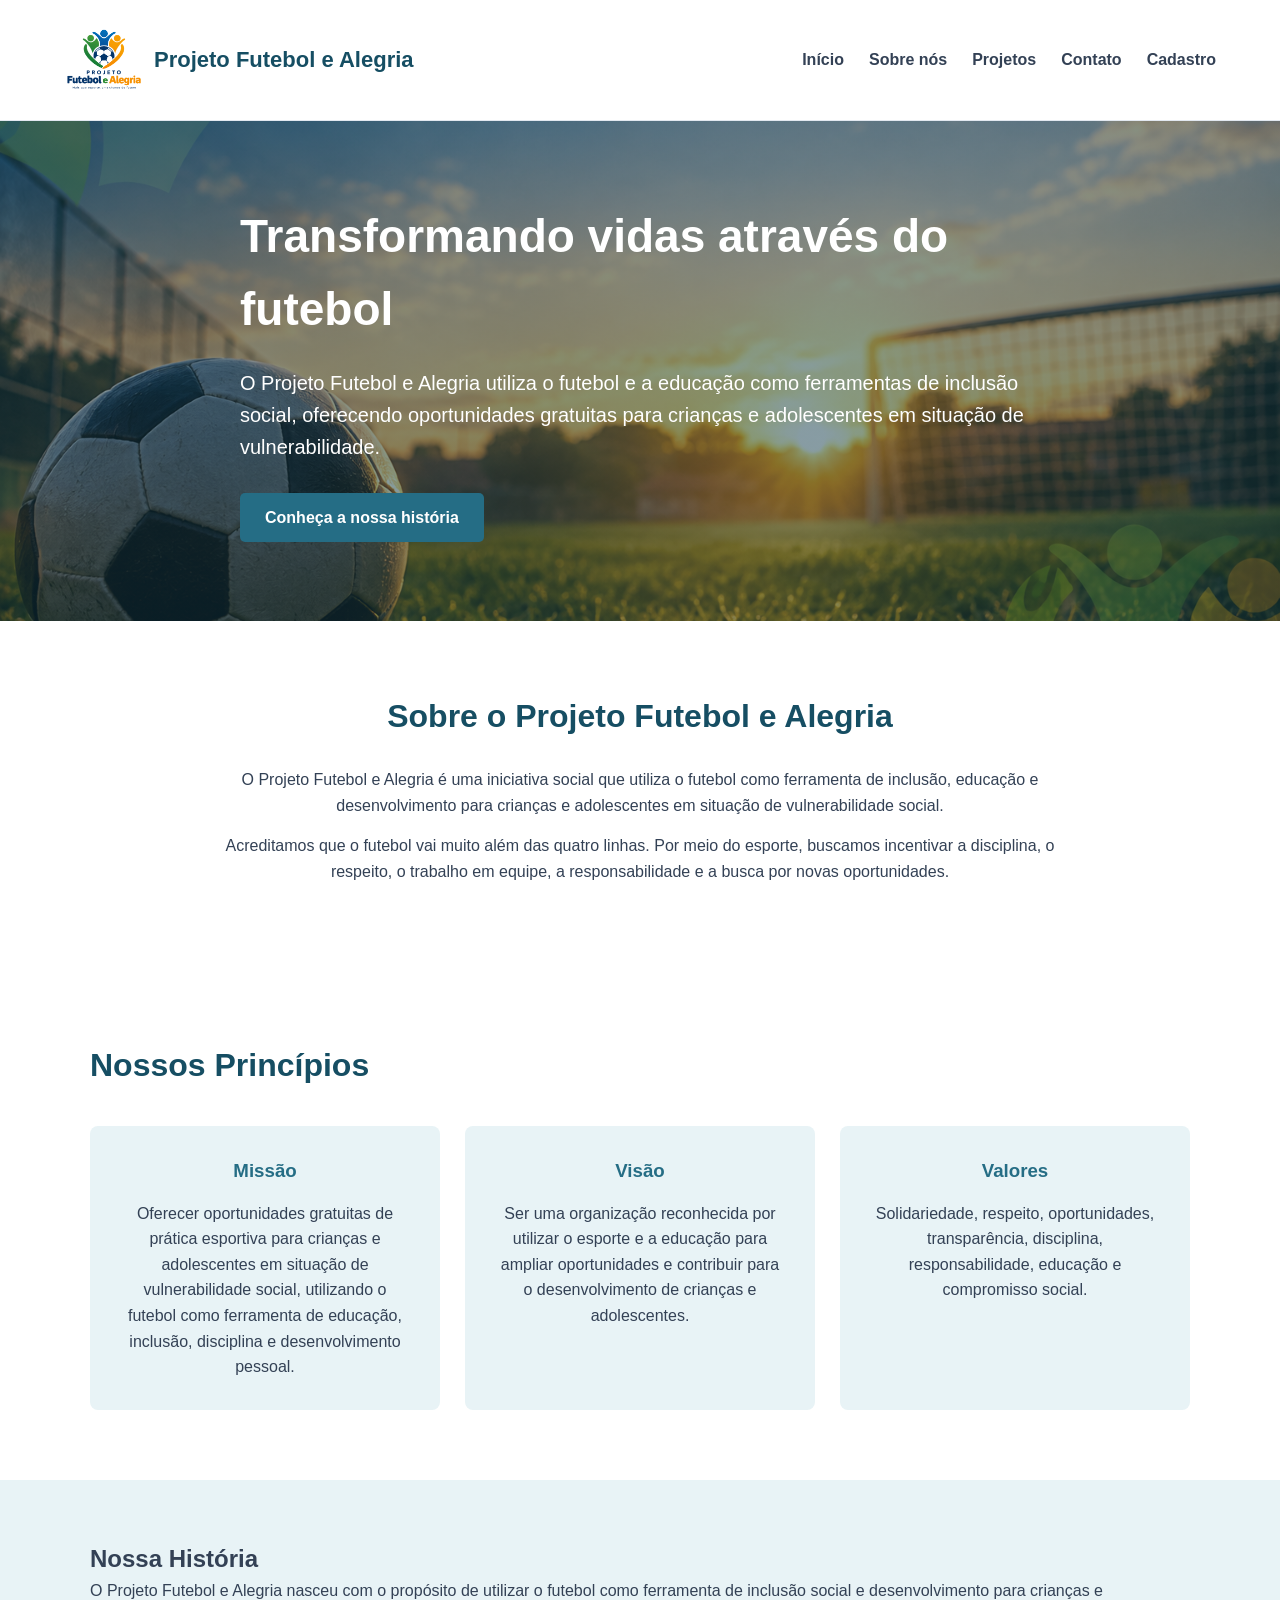
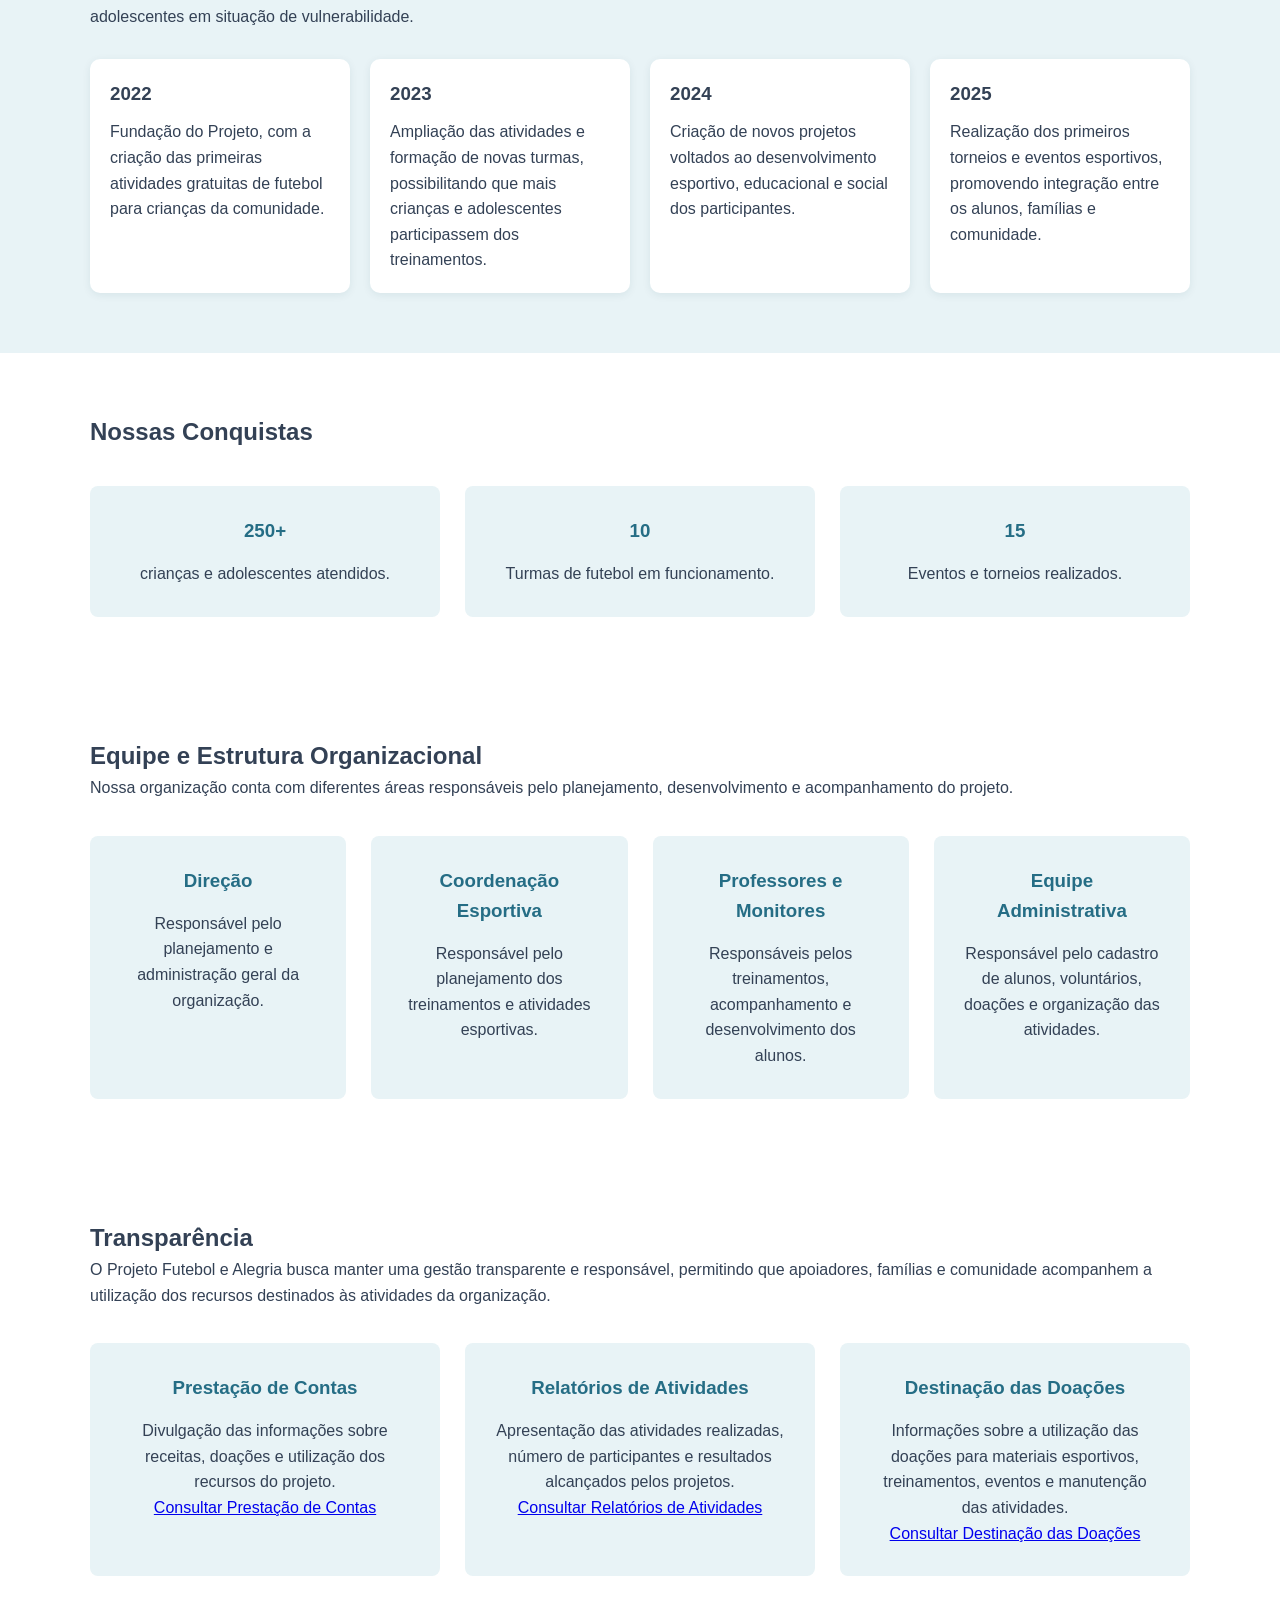
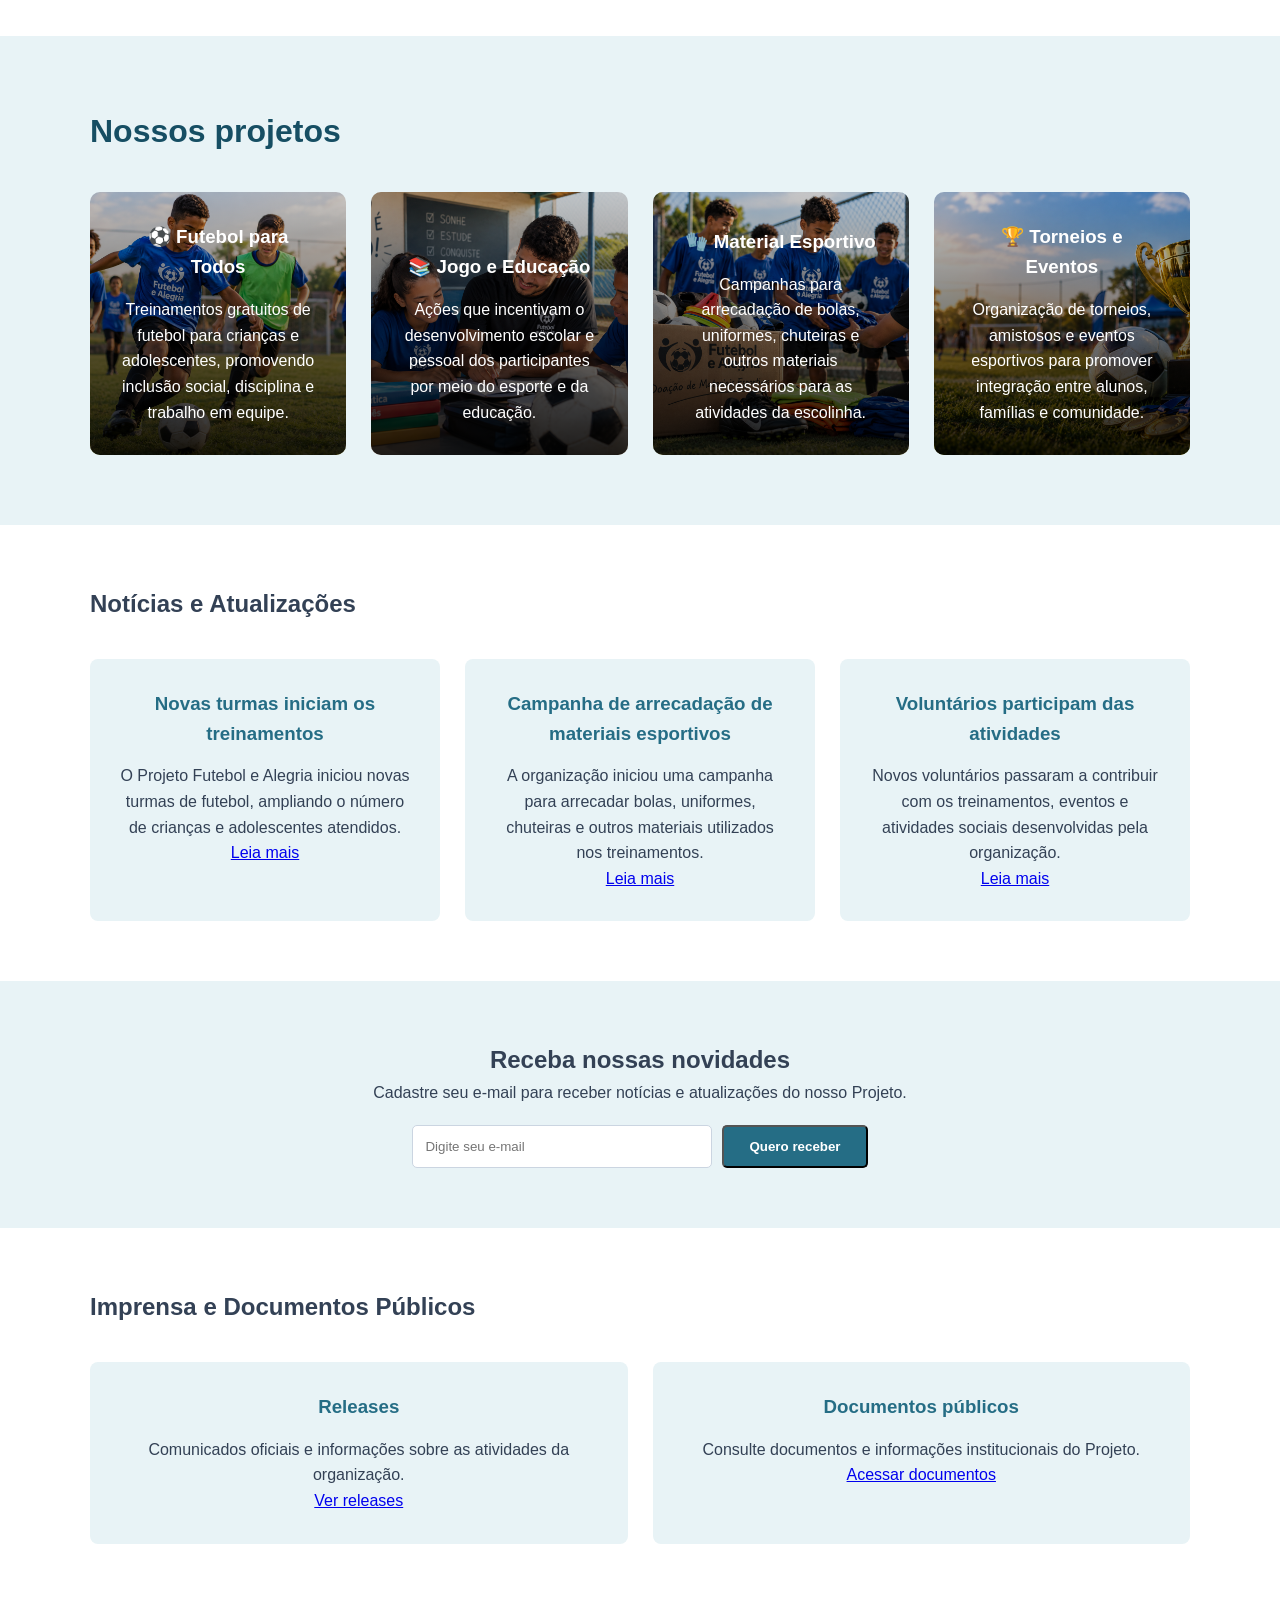
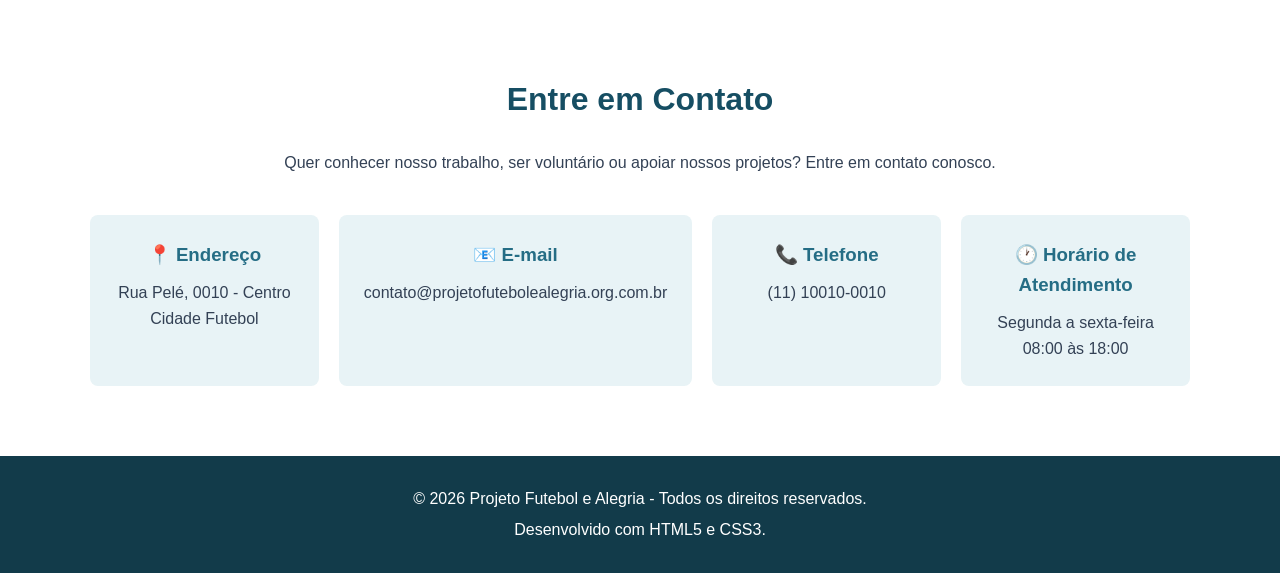
<file: index.html>
<!DOCTYPE html>
<html lang="pt-BR">

<head>
    <meta charset="UTF-8">
    <meta name="viewport" content="width=device-width, initial-scale=1.0">

    <title>Projeto Futebol e Alegria | Sobre nós</title>

    <link rel="stylesheet" href="css/style.css">
</head>

<body>

    <!-- CABEÇALHO -->

     <header class="cabecalho">
        <div class="logo">
            <img src="imagens/logo.png" alt="Logo da ONG">
            <span>Projeto Futebol e Alegria</span>
        </div>

        <nav>
            <ul>
                <li><a href="#inicio">Início</a></li>
                <li><a href="#sobre">Sobre nós</a></li>
                <li><a href="projetos.html">Projetos</a></li>
                <li><a href="#contato">Contato</a></li>
                <li><a href="cadastro.html">Cadastro</a></li>
            </ul>
        </nav>

     </header>

     <!-- APRESENTAÇÃO -->
      <main>

        <section id="inicio" class="hero">

            <div class="hero-conteudo">

                <h1>Transformando vidas através do futebol</h1>

                <p>
                    O Projeto Futebol e Alegria utiliza o futebol e a educação como ferramentas
                    de inclusão social, oferecendo oportunidades gratuitas para crianças e
                    adolescentes em situação de vulnerabilidade.
                </p>

                <a href="#sobre" class="botao">
                    Conheça a nossa história
                </a>

            </div>

        </section>

        <!-- SOBRE A ONG -->
         <section id="sobre" class="sobre">

            <div class="container">

                <h2>Sobre o Projeto Futebol e Alegria</h2>

                <p>
                    O Projeto Futebol e Alegria é uma iniciativa social que utiliza o futebol
                    como ferramenta de inclusão, educação e desenvolvimento para crianças e adolescentes
                    em situação de vulnerabilidade social.
                </p>

                <p>
                    Acreditamos que o futebol vai muito além das quatro linhas.
                    Por meio do esporte, buscamos incentivar a disciplina, o respeito,
                    o trabalho em equipe, a responsabilidade e a busca por novas
                    oportunidades.
                </p>

            </div>

         </section>

         <!-- MISSÃO, VISÃO E VALORES -->
          <section class="principios">

            <div class="container">

                <h2>Nossos Princípios</h2>

                <div class="cards">

                    <article class="card">

                        <h3>Missão</h3>

                        <p>
                            Oferecer oportunidades gratuitas de prática esportiva
                            para crianças e adolescentes em situação de vulnerabilidade
                            social, utilizando o futebol como ferramenta de educação, inclusão,
                            disciplina e desenvolvimento pessoal.
                        </p>

                    </article>

                    <article class="card">

                        <h3>Visão</h3>

                        <p>
                            Ser uma organização reconhecida por utilizar o esporte e a
                            educação para ampliar oportunidades e contribuir para o
                            desenvolvimento de crianças e adolescentes.
                        </p>

                        </article>

                        <article class="card">

                        <h3>Valores</h3>

                        <p>
                            Solidariedade, respeito, oportunidades, transparência, disciplina,
                            responsabilidade, educação e compromisso social.
                        </p>

                    </article>

                </div>

            </div>

          </section>

          <!-- HISTÓRICO DA ONG -->

          <section class="historia">

            <div class="container">

                <h2>Nossa História</h2>

                <p>
                    O Projeto Futebol e Alegria nasceu com o propósito de utilizar o futebol como
                    ferramenta de inclusão social e desenvolvimento para crianças e
                    adolescentes em situação de vulnerabilidade.
                </p>

                <div class="linha-do-tempo">

                    <div class="evento">
                        <h3>2022</h3>

                        <p>
                            Fundação do Projeto, com a criação das primeiras
                            atividades gratuitas de futebol para crianças da comunidade.
                        </p>
                    </div>

                    <div class="evento">
                        <h3>2023</h3>

                        <p>
                            Ampliação das atividades e formação de novas turmas,
                            possibilitando que mais crianças e adolescentes participassem
                            dos treinamentos.
                        </p>
                    </div>

                    <div class="evento">
                        <h3>2024</h3>

                        <p>
                            Criação de novos projetos voltados ao desenvolvimento esportivo,
                            educacional e social dos participantes.
                        </p>
                    </div>

                    <div class="evento">
                        <h3>2025</h3>

                        <p>
                            Realização dos primeiros torneios e eventos esportivos,
                            promovendo integração entre os alunos, famílias e comunidade.
                        </p>
                    </div>

                </div>

            </div>

          </section>

          <!-- CONQUISTAS -->

          <section class="conquistas">

            <div class="container">

                <h2>Nossas Conquistas</h2>

                <div class="cards">

                    <article class="card">

                        <h3>250+</h3>

                        <p>
                            crianças e adolescentes atendidos.
                        </p>

                    </article>

                    <article class="card">
                        <h3>10</h3>

                        <p>
                            Turmas de futebol em funcionamento.
                        </p>

                    </article>

                    <article class="card">

                        <h3>15</h3>

                        <p>
                            Eventos e torneios realizados.
                        </p>

                    </article>

                </div>

            </div>

          </section>

          <!-- EQUIPE E ESTRUTURA ORGANIZACIONAL -->

          <section class="equipe">

            <div class="container">

                <h2>Equipe e Estrutura Organizacional</h2>

                <p>
                    Nossa organização conta com diferentes áreas responsáveis
                    pelo planejamento, desenvolvimento e acompanhamento do
                    projeto.
                </p>

                <div class="cards">

                    <article class="card">

                        <h3>Direção</h3>

                        <p>
                            Responsável pelo planejamento e administração
                            geral da organização.
                        </p>

                    </article>

                    <article class="card">

                        <h3>Coordenação Esportiva</h3>

                        <p>
                            Responsável pelo planejamento dos treinamentos
                            e atividades esportivas.
                        </p>

                    </article>

                    <article class="card">

                        <h3>Professores e Monitores</h3>

                        <p>
                            Responsáveis pelos treinamentos, acompanhamento
                            e desenvolvimento dos alunos.
                        </p>

                    </article>

                    <article class="card">

                        <h3>Equipe Administrativa</h3>

                        <p>
                            Responsável pelo cadastro de alunos, voluntários,
                            doações e organização das atividades.
                        </p>

                    </article>

                </div>

            </div>

        </section>

        <!-- TRANSPARÊNCIA -->

        <section class="transparencia">

            <div class="container">

                <h2>Transparência</h2>

                <p>
                    O Projeto Futebol e Alegria busca manter uma gestão transparente e responsável,
                    permitindo que apoiadores, famílias e comunidade acompanhem a utilização
                    dos recursos destinados às atividades da organização.
                </p>

                <div class="cards">

                    <article class="card">

                        <h3>Prestação de Contas</h3>

                        <p>
                            Divulgação das informações sobre receitas, doações e utilização
                            dos recursos do projeto.
                        </p>

                        <a href="#">Consultar Prestação de Contas</a>

                    </article>

                    <article class="card">

                        <h3>Relatórios de Atividades</h3>

                        <p>
                            Apresentação das atividades realizadas, número de participantes
                            e resultados alcançados pelos projetos.
                        </p>

                        <a href="#">Consultar Relatórios de Atividades</a>

                    </article>

                    <article class="card">

                        <h3>Destinação das Doações</h3>

                        <p>
                            Informações sobre a utilização das doações para materiais
                            esportivos, treinamentos, eventos e manutenção das atividades.
                        </p>

                        <a href="#">Consultar Destinação das Doações</a>

                    </article>

                </div>

            </div>

        </section>

          <!-- PROJETOS -->
           <section id="projetos" class="projetos">

            <div class="container">

                <h2>Nossos projetos</h2>

                <div class="cards">

                    <article class="card projeto-card card-futebol">

                        <h3>⚽ Futebol para Todos</h3>

                        <p>
                            Treinamentos gratuitos de futebol para crianças e adolescentes,
                            promovendo inclusão social, disciplina e trabalho em equipe.
                        </p>

                    </article>

                    <article class="card projeto-card card-educacao">

                        <h3>📚 Jogo e Educação</h3>

                        <p>
                            Ações que incentivam o desenvolvimento escolar e pessoal dos
                            participantes por meio do esporte e da educação.
                        </p>

                    </article>

                    <article class="card projeto-card card-material">

                        <h3>🧤 Material Esportivo</h3>

                        <p>
                            Campanhas para arrecadação de bolas, uniformes, chuteiras e
                            outros materiais necessários para as atividades da escolinha.
                        </p>

                    </article>

                    <article class="card projeto-card card-torneios">

                        <h3>🏆 Torneios e Eventos</h3>

                        <p>
                            Organização de torneios, amistosos e eventos esportivos para
                            promover integração entre alunos, famílias e comunidade.
                        </p>
                        
                    </article>

                </div>
            
            </div>
        
        </section>

        <!-- NOTÍCIAS -->

        <section class="noticias">

            <div class="container">

                <h2>Notícias e Atualizações</h2>

                <div class="cards">

                    <article class="card">

                        <h3>Novas turmas iniciam os treinamentos</h3>

                        <p>
                            O Projeto Futebol e Alegria iniciou novas turmas de futebol,
                            ampliando o número de crianças e adolescentes atendidos.
                        </p>

                        <a href="#">Leia mais</a>

                    </article>

                    <article class="card">

                        <h3>Campanha de arrecadação de materiais esportivos</h3>

                        <p>
                            A organização iniciou uma campanha para arrecadar bolas,
                            uniformes, chuteiras e outros materiais utilizados nos
                            treinamentos.
                        </p>

                        <a href="#">Leia mais</a>

                    </article>

                    <article class="card">

                        <h3>Voluntários participam das atividades</h3>

                        <p>
                            Novos voluntários passaram a contribuir com os treinamentos,
                            eventos e atividades sociais desenvolvidas pela organização.
                        </p>

                        <a href="#">Leia mais</a>

                    </article>

                </div>

            </div>

        </section>

        <!-- NEWSLETTER -->

        <section class="newsletter">

            <div class="container">

                <h2>Receba nossas novidades</h2>

                <p>
                    Cadastre seu e-mail para receber notícias e
                    atualizações do nosso Projeto.
                </p>

                <form>

                    <input
                        type="email"
                        placeholder="Digite seu e-mail"
                        required
                    >

                    <button type="submit" class="botao">
                        Quero receber
                    </button>

                </form>

            </div>

        </section>

        <!-- IMPRENSA E DOCUMENTOS -->

        <section class="imprensa">

            <div class="container">

                <h2>Imprensa e Documentos Públicos</h2>

                <div class="cards">

                    <article class="card">

                        <h3>Releases</h3>

                        <p>
                            Comunicados oficiais e informações sobre
                            as atividades da organização.
                        </p>

                        <a href="#">Ver releases</a>

                    </article>

                    <article class="card">

                        <h3>Documentos públicos</h3>

                        <p>
                            Consulte documentos e informações
                            institucionais do Projeto.
                        </p>

                        <a href="#">Acessar documentos</a>

                    </article>

                </div>

            </div>

        </section>
        
        <!-- CONTATO -->
         <section id="contato" class="contato">

            <div class="container">

                <h2>Entre em Contato</h2>

                <p>
                    Quer conhecer nosso trabalho, ser voluntário
                    ou apoiar nossos projetos? Entre em contato
                    conosco.
                </p>

                <div class="contato-info">

                    <div>
                        <h3>📍 Endereço</h3>
                        <p>
                            Rua Pelé, 0010 - Centro<br>
                            Cidade Futebol
                        </p>
                    </div>

                    <div>
                        <h3>📧 E-mail</h3>
                        <p>
                            contato@projetofutebolealegria.org.com.br
                        </p>
                    </div>

                    <div>
                        <h3>📞 Telefone</h3>
                        <p>
                            (11) 10010-0010
                        </p>
                    </div>

                    <div>
                        <h3>🕐 Horário de Atendimento</h3>
                        <p>
                            Segunda a sexta-feira<br>
                            08:00 às 18:00
                        </p>
                    </div>

                </div>

            </div>

         </section>

    </main>
        
    <!-- RODAPÉ -->
     <footer class="rodape">

        <p>
            © 2026 Projeto Futebol e Alegria - Todos os direitos reservados.
        </p>

        <p>
            Desenvolvido com HTML5 e CSS3.
        </p>

     </footer>

</body>

</html>
</file>
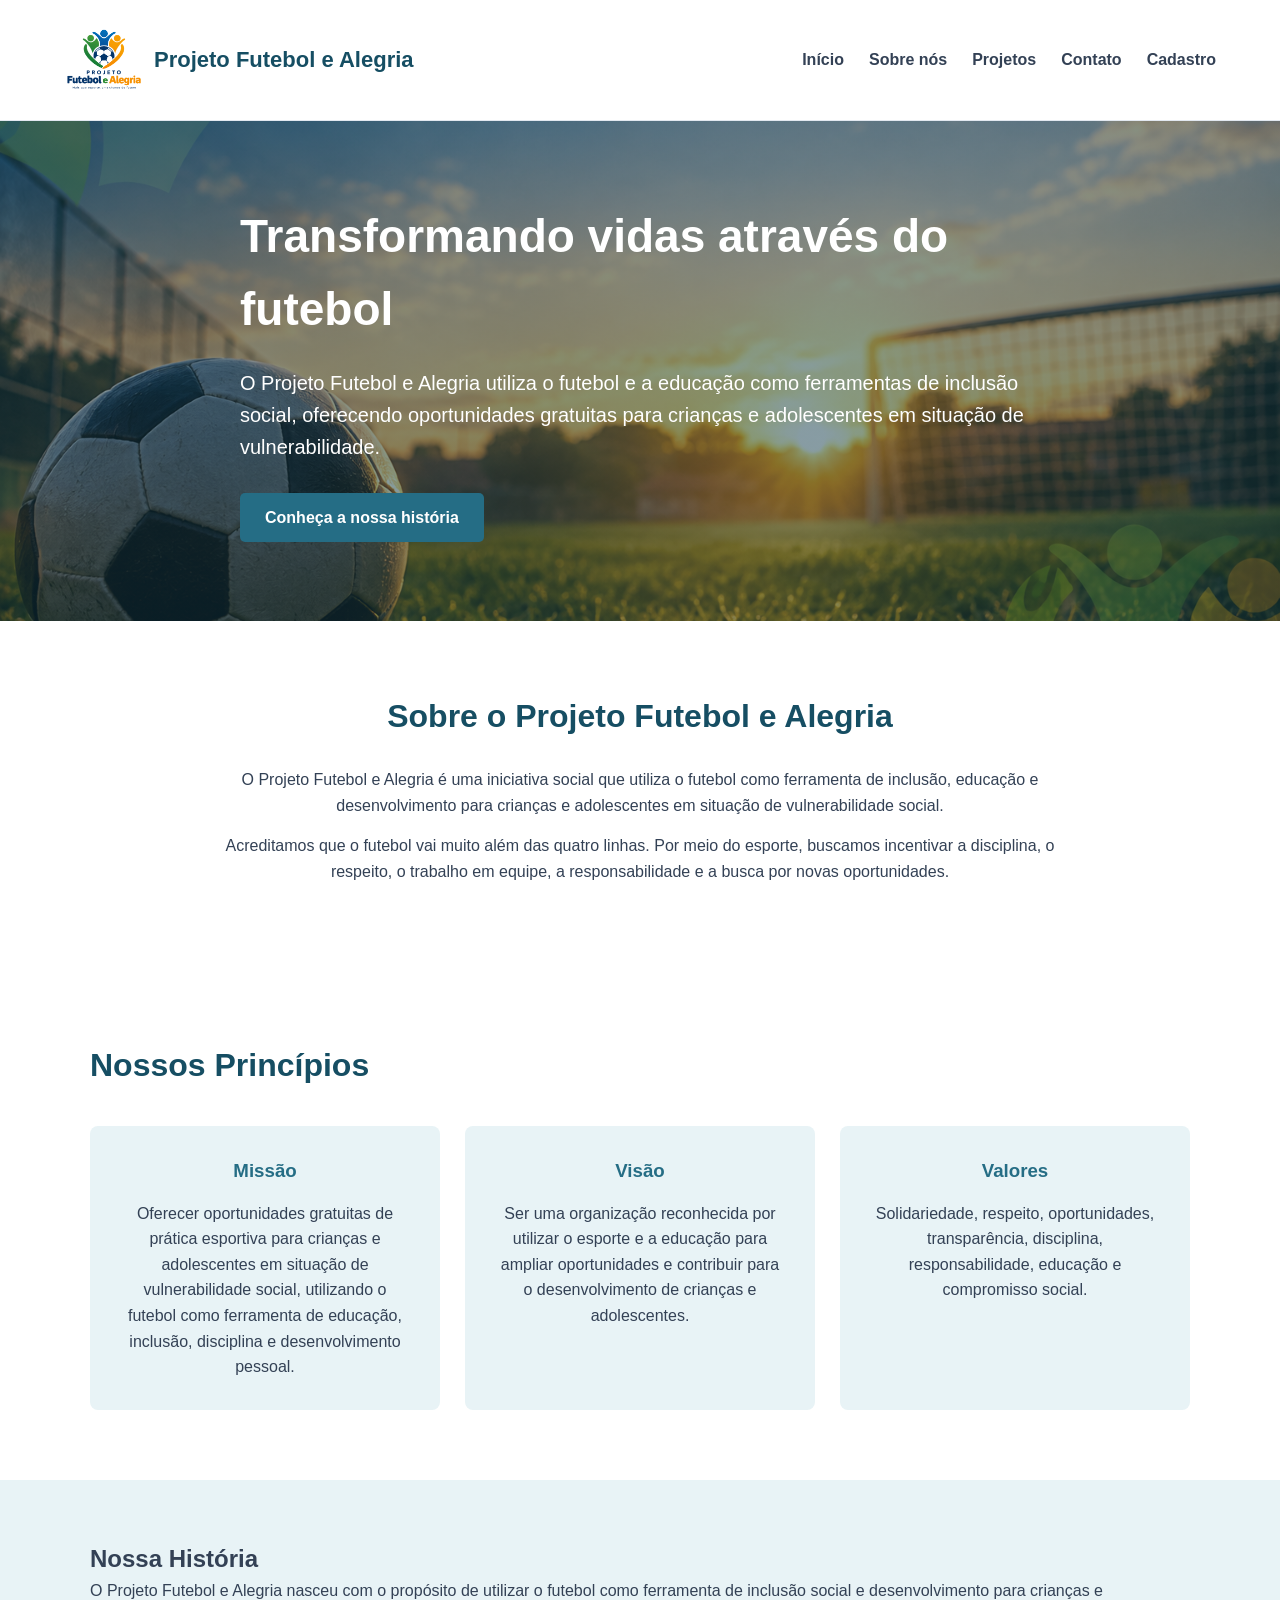
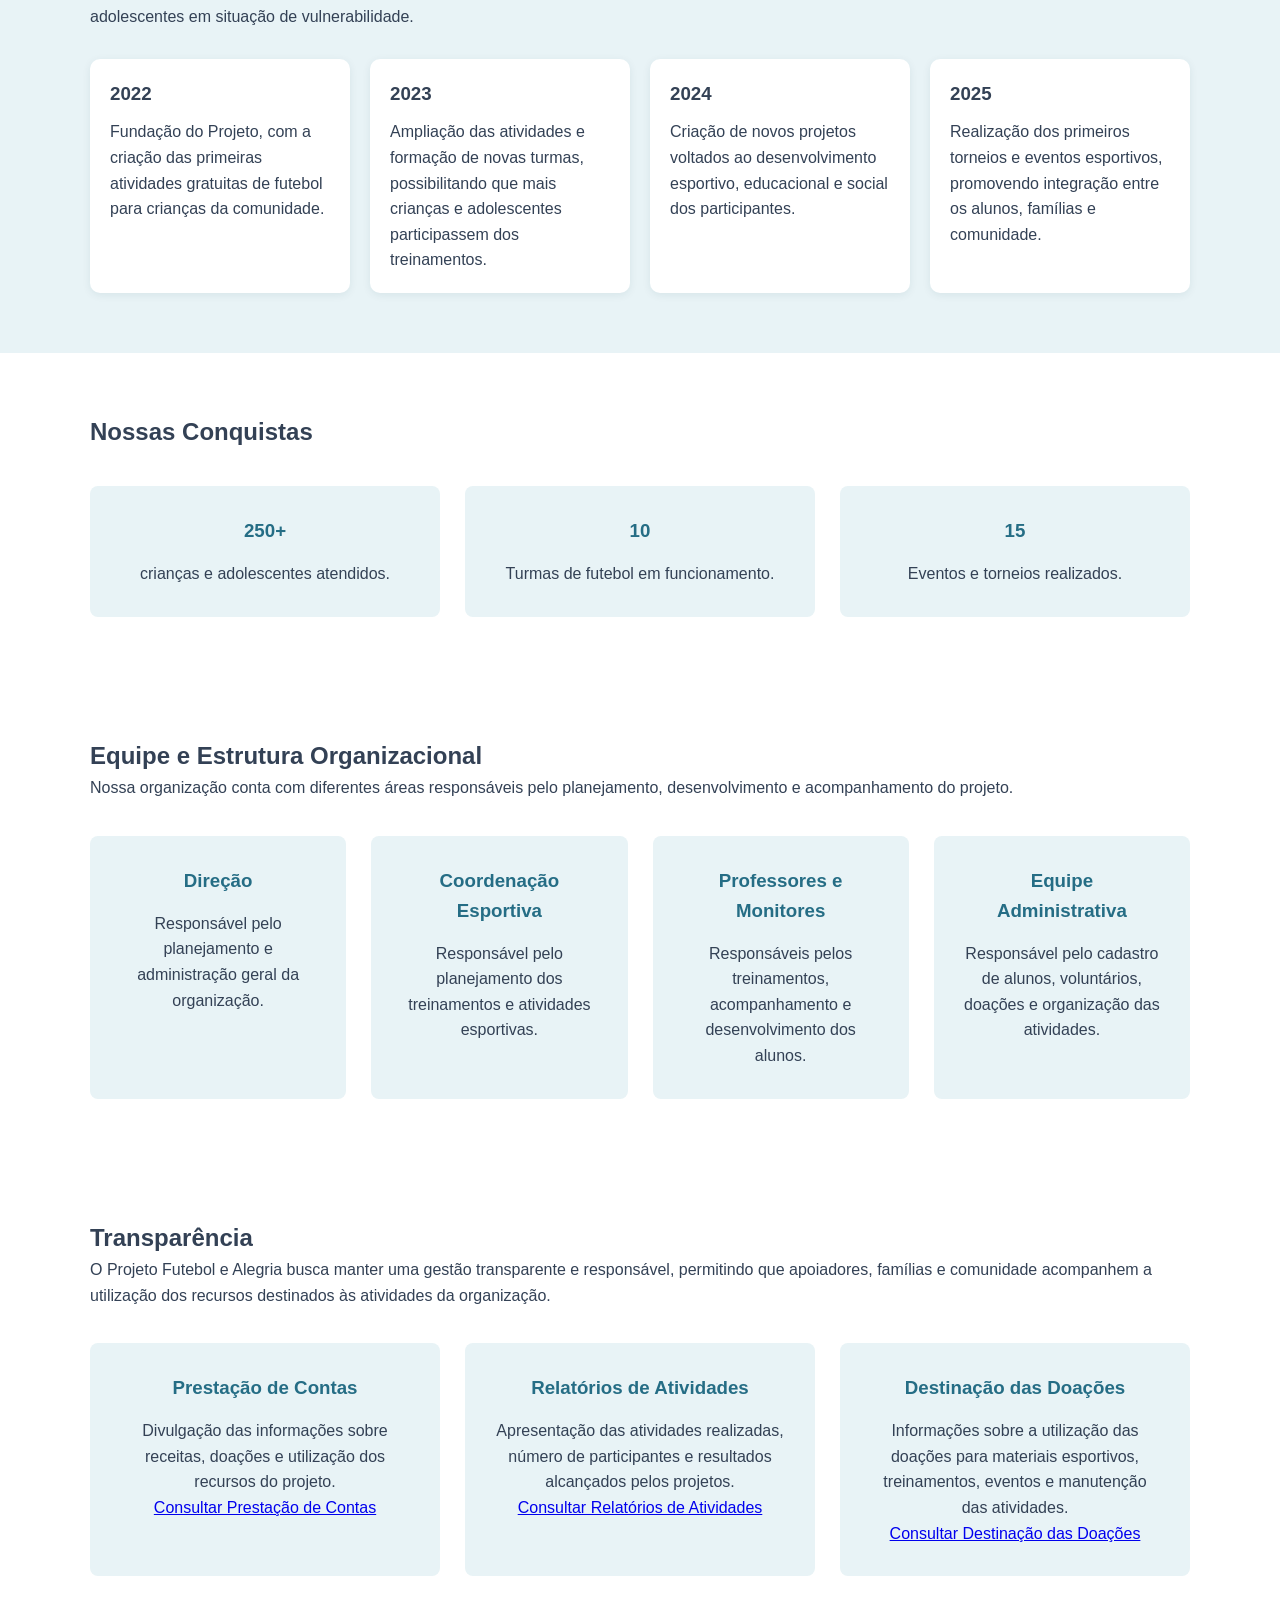
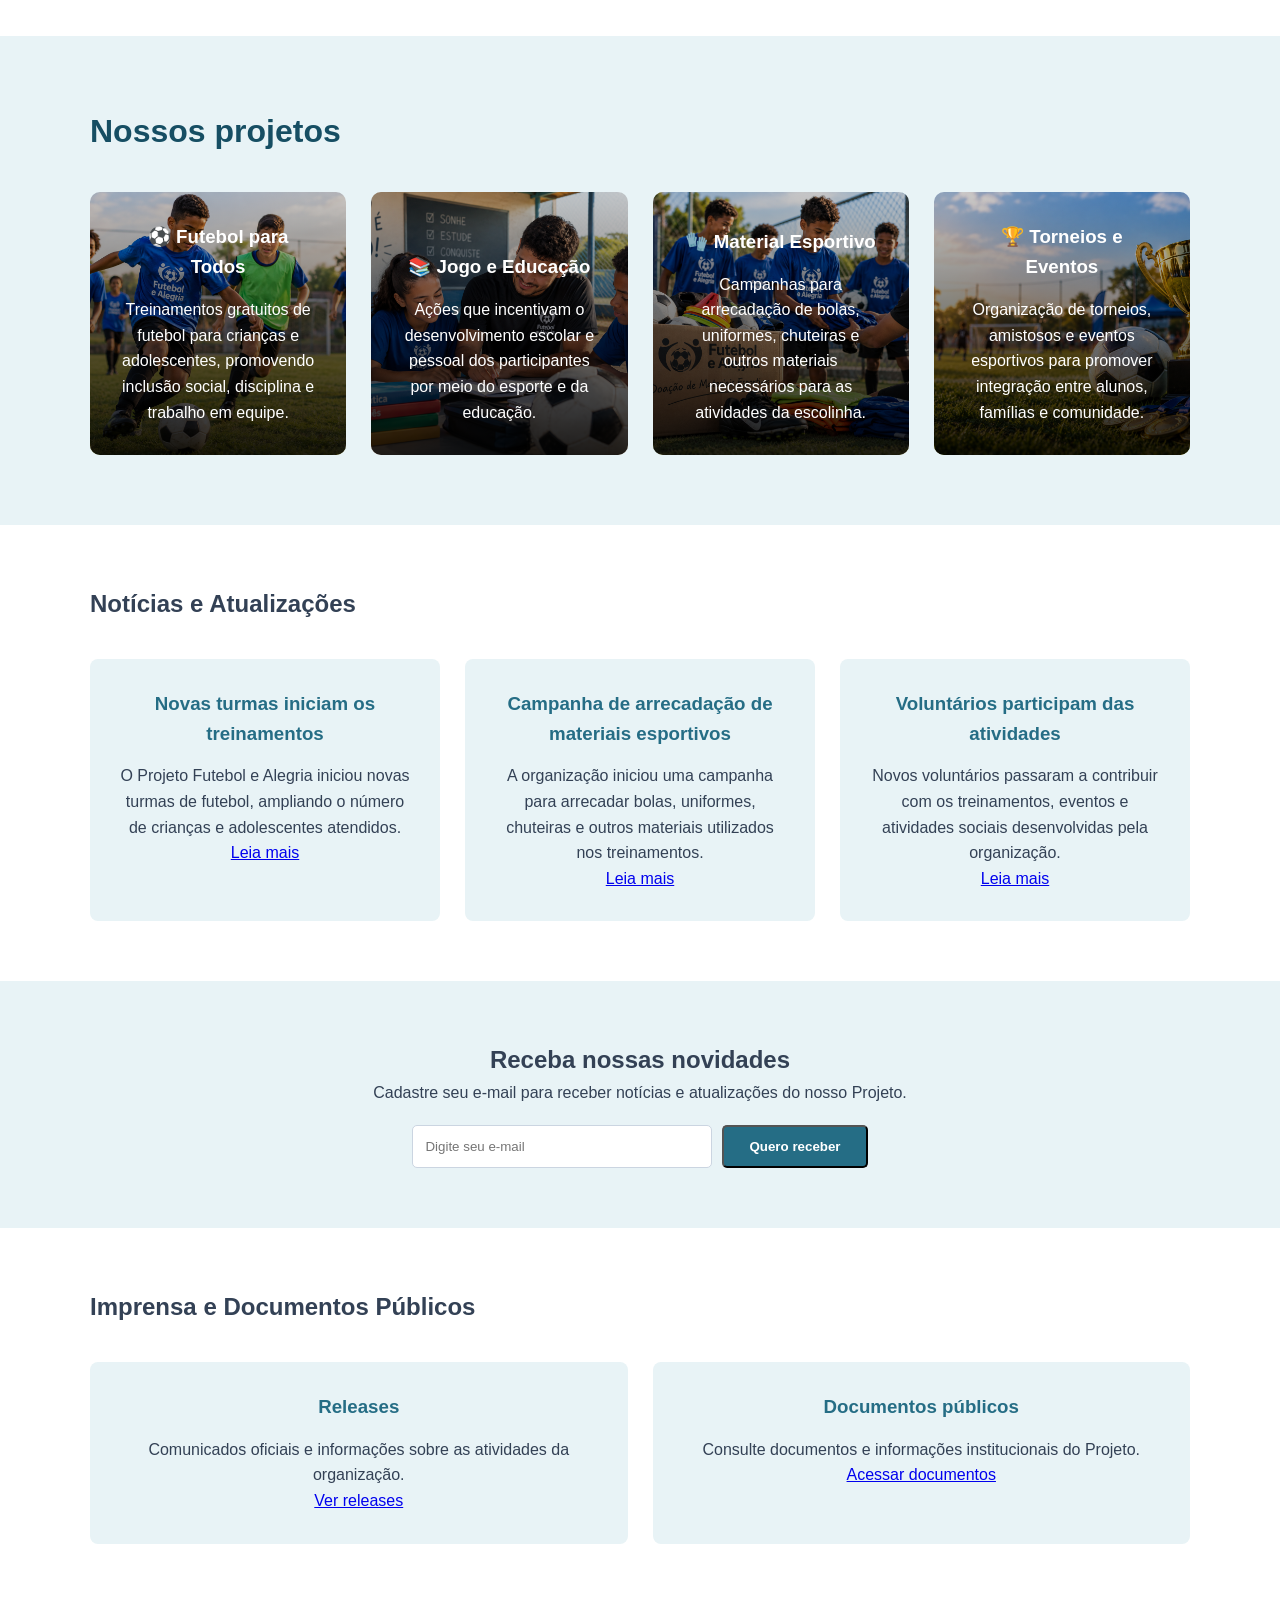
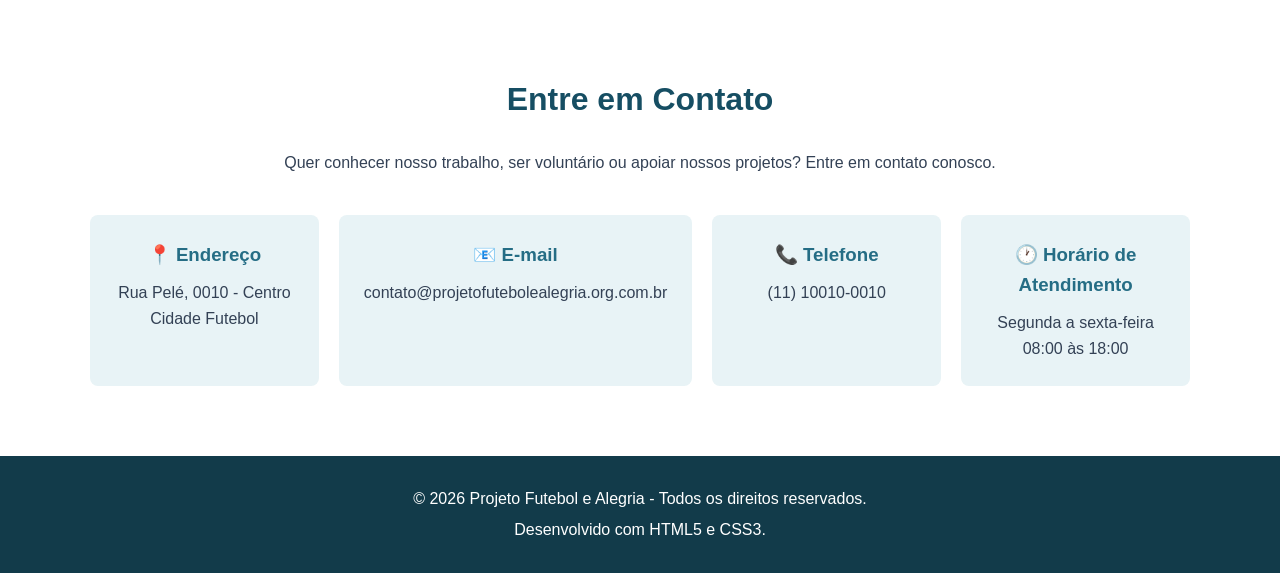
<file: ong/index.html>
<!DOCTYPE html>
<html lang="pt-BR">

<head>
    <meta charset="UTF-8">
    <meta name="viewport" content="width=device-width, initial-scale=1.0">

    <title>Projeto Futebol e Alegria | Sobre nós</title>

    <link rel="stylesheet" href="../css/style.css">
</head>

<body>

    <!-- CABEÇALHO -->

     <header class="cabecalho">
        <div class="logo">
            <img src="../imagens/logo.png" alt="Logo da ONG">
            <span>Projeto Futebol e Alegria</span>
        </div>

        <nav>
            <ul>
                <li><a href="#inicio">Início</a></li>
                <li><a href="#sobre">Sobre nós</a></li>
                <li><a href="projetos.html">Projetos</a></li>
                <li><a href="#contato">Contato</a></li>
                <li><a href="cadastro.html">Cadastro</a></li>
            </ul>
        </nav>

     </header>

     <!-- APRESENTAÇÃO -->
      <main>

        <section id="inicio" class="hero">

            <div class="hero-conteudo">

                <h1>Transformando vidas através do futebol</h1>

                <p>
                    O Projeto Futebol e Alegria utiliza o futebol e a educação como ferramentas
                    de inclusão social, oferecendo oportunidades gratuitas para crianças e
                    adolescentes em situação de vulnerabilidade.
                </p>

                <a href="#sobre" class="botao">
                    Conheça a nossa história
                </a>

            </div>

        </section>

        <!-- SOBRE A ONG -->
         <section id="sobre" class="sobre">

            <div class="container">

                <h2>Sobre o Projeto Futebol e Alegria</h2>

                <p>
                    O Projeto Futebol e Alegria é uma iniciativa social que utiliza o futebol
                    como ferramenta de inclusão, educação e desenvolvimento para crianças e adolescentes
                    em situação de vulnerabilidade social.
                </p>

                <p>
                    Acreditamos que o futebol vai muito além das quatro linhas.
                    Por meio do esporte, buscamos incentivar a disciplina, o respeito,
                    o trabalho em equipe, a responsabilidade e a busca por novas
                    oportunidades.
                </p>

            </div>

         </section>

         <!-- MISSÃO, VISÃO E VALORES -->
          <section class="principios">

            <div class="container">

                <h2>Nossos Princípios</h2>

                <div class="cards">

                    <article class="card">

                        <h3>Missão</h3>

                        <p>
                            Oferecer oportunidades gratuitas de prática esportiva
                            para crianças e adolescentes em situação de vulnerabilidade
                            social, utilizando o futebol como ferramenta de educação, inclusão,
                            disciplina e desenvolvimento pessoal.
                        </p>

                    </article>

                    <article class="card">

                        <h3>Visão</h3>

                        <p>
                            Ser uma organização reconhecida por utilizar o esporte e a
                            educação para ampliar oportunidades e contribuir para o
                            desenvolvimento de crianças e adolescentes.
                        </p>

                        </article>

                        <article class="card">

                        <h3>Valores</h3>

                        <p>
                            Solidariedade, respeito, oportunidades, transparência, disciplina,
                            responsabilidade, educação e compromisso social.
                        </p>

                    </article>

                </div>

            </div>

          </section>

          <!-- HISTÓRICO DA ONG -->

          <section class="historia">

            <div class="container">

                <h2>Nossa História</h2>

                <p>
                    O Projeto Futebol e Alegria nasceu com o propósito de utilizar o futebol como
                    ferramenta de inclusão social e desenvolvimento para crianças e
                    adolescentes em situação de vulnerabilidade.
                </p>

                <div class="linha-do-tempo">

                    <div class="evento">
                        <h3>2022</h3>

                        <p>
                            Fundação do Projeto, com a criação das primeiras
                            atividades gratuitas de futebol para crianças da comunidade.
                        </p>
                    </div>

                    <div class="evento">
                        <h3>2023</h3>

                        <p>
                            Ampliação das atividades e formação de novas turmas,
                            possibilitando que mais crianças e adolescentes participassem
                            dos treinamentos.
                        </p>
                    </div>

                    <div class="evento">
                        <h3>2024</h3>

                        <p>
                            Criação de novos projetos voltados ao desenvolvimento esportivo,
                            educacional e social dos participantes.
                        </p>
                    </div>

                    <div class="evento">
                        <h3>2025</h3>

                        <p>
                            Realização dos primeiros torneios e eventos esportivos,
                            promovendo integração entre os alunos, famílias e comunidade.
                        </p>
                    </div>

                </div>

            </div>

          </section>

          <!-- CONQUISTAS -->

          <section class="conquistas">

            <div class="container">

                <h2>Nossas Conquistas</h2>

                <div class="cards">

                    <article class="card">

                        <h3>250+</h3>

                        <p>
                            crianças e adolescentes atendidos.
                        </p>

                    </article>

                    <article class="card">
                        <h3>10</h3>

                        <p>
                            Turmas de futebol em funcionamento.
                        </p>

                    </article>

                    <article class="card">

                        <h3>15</h3>

                        <p>
                            Eventos e torneios realizados.
                        </p>

                    </article>

                </div>

            </div>

          </section>

          <!-- EQUIPE E ESTRUTURA ORGANIZACIONAL -->

          <section class="equipe">

            <div class="container">

                <h2>Equipe e Estrutura Organizacional</h2>

                <p>
                    Nossa organização conta com diferentes áreas responsáveis
                    pelo planejamento, desenvolvimento e acompanhamento do
                    projeto.
                </p>

                <div class="cards">

                    <article class="card">

                        <h3>Direção</h3>

                        <p>
                            Responsável pelo planejamento e administração
                            geral da organização.
                        </p>

                    </article>

                    <article class="card">

                        <h3>Coordenação Esportiva</h3>

                        <p>
                            Responsável pelo planejamento dos treinamentos
                            e atividades esportivas.
                        </p>

                    </article>

                    <article class="card">

                        <h3>Professores e Monitores</h3>

                        <p>
                            Responsáveis pelos treinamentos, acompanhamento
                            e desenvolvimento dos alunos.
                        </p>

                    </article>

                    <article class="card">

                        <h3>Equipe Administrativa</h3>

                        <p>
                            Responsável pelo cadastro de alunos, voluntários,
                            doações e organização das atividades.
                        </p>

                    </article>

                </div>

            </div>

        </section>

        <!-- TRANSPARÊNCIA -->

        <section class="transparencia">

            <div class="container">

                <h2>Transparência</h2>

                <p>
                    O Projeto Futebol e Alegria busca manter uma gestão transparente e responsável,
                    permitindo que apoiadores, famílias e comunidade acompanhem a utilização
                    dos recursos destinados às atividades da organização.
                </p>

                <div class="cards">

                    <article class="card">

                        <h3>Prestação de Contas</h3>

                        <p>
                            Divulgação das informações sobre receitas, doações e utilização
                            dos recursos do projeto.
                        </p>

                        <a href="#">Consultar Prestação de Contas</a>

                    </article>

                    <article class="card">

                        <h3>Relatórios de Atividades</h3>

                        <p>
                            Apresentação das atividades realizadas, número de participantes
                            e resultados alcançados pelos projetos.
                        </p>

                        <a href="#">Consultar Relatórios de Atividades</a>

                    </article>

                    <article class="card">

                        <h3>Destinação das Doações</h3>

                        <p>
                            Informações sobre a utilização das doações para materiais
                            esportivos, treinamentos, eventos e manutenção das atividades.
                        </p>

                        <a href="#">Consultar Destinação das Doações</a>

                    </article>

                </div>

            </div>

        </section>

          <!-- PROJETOS -->
           <section id="projetos" class="projetos">

            <div class="container">

                <h2>Nossos projetos</h2>

                <div class="cards">

                    <article class="card projeto-card card-futebol">

                        <h3>⚽ Futebol para Todos</h3>

                        <p>
                            Treinamentos gratuitos de futebol para crianças e adolescentes,
                            promovendo inclusão social, disciplina e trabalho em equipe.
                        </p>

                    </article>

                    <article class="card projeto-card card-educacao">

                        <h3>📚 Jogo e Educação</h3>

                        <p>
                            Ações que incentivam o desenvolvimento escolar e pessoal dos
                            participantes por meio do esporte e da educação.
                        </p>

                    </article>

                    <article class="card projeto-card card-material">

                        <h3>🧤 Material Esportivo</h3>

                        <p>
                            Campanhas para arrecadação de bolas, uniformes, chuteiras e
                            outros materiais necessários para as atividades da escolinha.
                        </p>

                    </article>

                    <article class="card projeto-card card-torneios">

                        <h3>🏆 Torneios e Eventos</h3>

                        <p>
                            Organização de torneios, amistosos e eventos esportivos para
                            promover integração entre alunos, famílias e comunidade.
                        </p>
                        
                    </article>

                </div>
            
            </div>
        
        </section>

        <!-- NOTÍCIAS -->

        <section class="noticias">

            <div class="container">

                <h2>Notícias e Atualizações</h2>

                <div class="cards">

                    <article class="card">

                        <h3>Novas turmas iniciam os treinamentos</h3>

                        <p>
                            O Projeto Futebol e Alegria iniciou novas turmas de futebol,
                            ampliando o número de crianças e adolescentes atendidos.
                        </p>

                        <a href="#">Leia mais</a>

                    </article>

                    <article class="card">

                        <h3>Campanha de arrecadação de materiais esportivos</h3>

                        <p>
                            A organização iniciou uma campanha para arrecadar bolas,
                            uniformes, chuteiras e outros materiais utilizados nos
                            treinamentos.
                        </p>

                        <a href="#">Leia mais</a>

                    </article>

                    <article class="card">

                        <h3>Voluntários participam das atividades</h3>

                        <p>
                            Novos voluntários passaram a contribuir com os treinamentos,
                            eventos e atividades sociais desenvolvidas pela organização.
                        </p>

                        <a href="#">Leia mais</a>

                    </article>

                </div>

            </div>

        </section>

        <!-- NEWSLETTER -->

        <section class="newsletter">

            <div class="container">

                <h2>Receba nossas novidades</h2>

                <p>
                    Cadastre seu e-mail para receber notícias e
                    atualizações do nosso Projeto.
                </p>

                <form>

                    <input
                        type="email"
                        placeholder="Digite seu e-mail"
                        required
                    >

                    <button type="submit" class="botao">
                        Quero receber
                    </button>

                </form>

            </div>

        </section>

        <!-- IMPRENSA E DOCUMENTOS -->

        <section class="imprensa">

            <div class="container">

                <h2>Imprensa e Documentos Públicos</h2>

                <div class="cards">

                    <article class="card">

                        <h3>Releases</h3>

                        <p>
                            Comunicados oficiais e informações sobre
                            as atividades da organização.
                        </p>

                        <a href="#">Ver releases</a>

                    </article>

                    <article class="card">

                        <h3>Documentos públicos</h3>

                        <p>
                            Consulte documentos e informações
                            institucionais do Projeto.
                        </p>

                        <a href="#">Acessar documentos</a>

                    </article>

                </div>

            </div>

        </section>
        
        <!-- CONTATO -->
         <section id="contato" class="contato">

            <div class="container">

                <h2>Entre em Contato</h2>

                <p>
                    Quer conhecer nosso trabalho, ser voluntário
                    ou apoiar nossos projetos? Entre em contato
                    conosco.
                </p>

                <div class="contato-info">

                    <div>
                        <h3>📍 Endereço</h3>
                        <p>
                            Rua Pelé, 0010 - Centro<br>
                            Cidade Futebol
                        </p>
                    </div>

                    <div>
                        <h3>📧 E-mail</h3>
                        <p>
                            contato@projetofutebolealegria.org.com.br
                        </p>
                    </div>

                    <div>
                        <h3>📞 Telefone</h3>
                        <p>
                            (11) 10010-0010
                        </p>
                    </div>

                    <div>
                        <h3>🕐 Horário de Atendimento</h3>
                        <p>
                            Segunda a sexta-feira<br>
                            08:00 às 18:00
                        </p>
                    </div>

                </div>

            </div>

         </section>

    </main>
        
    <!-- RODAPÉ -->
     <footer class="rodape">

        <p>
            © 2026 Projeto Futebol e Alegria - Todos os direitos reservados.
        </p>

        <p>
            Desenvolvido com HTML5 e CSS3.
        </p>

     </footer>

</body>

</html>
</file>
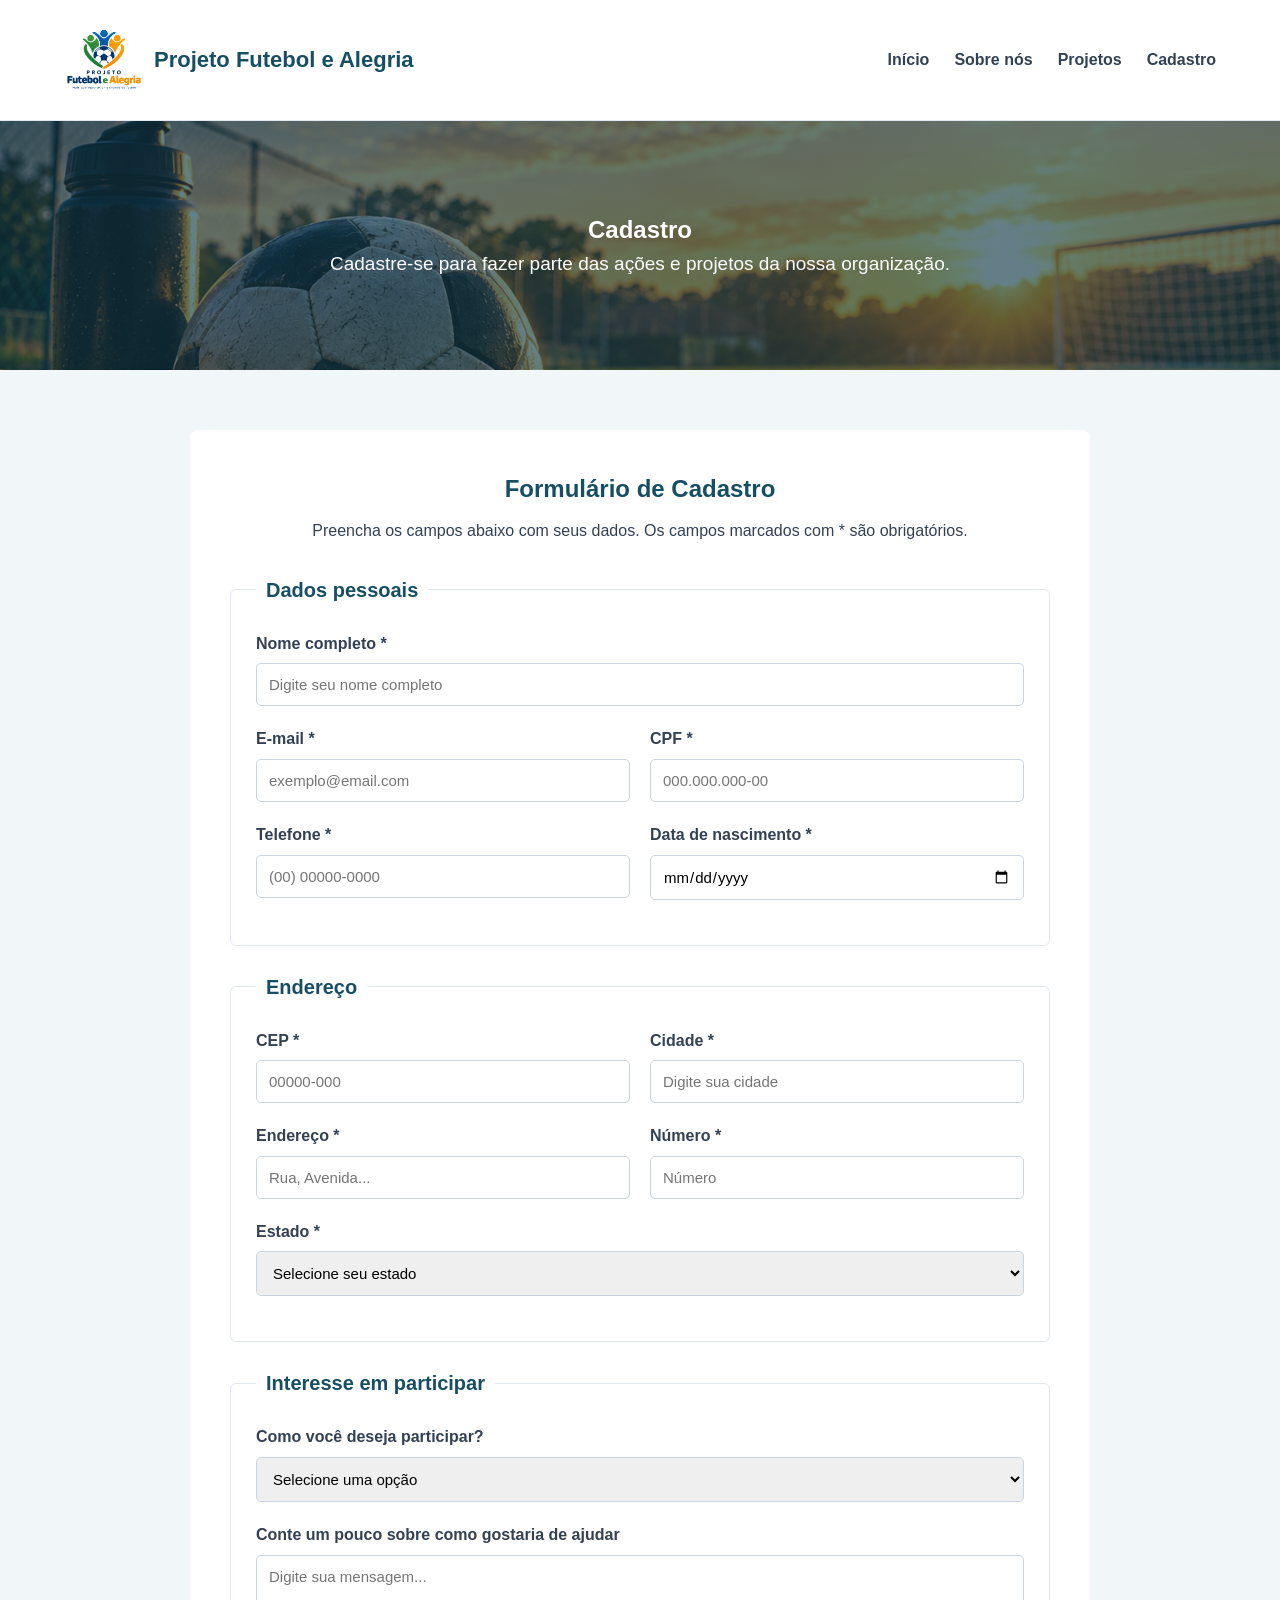
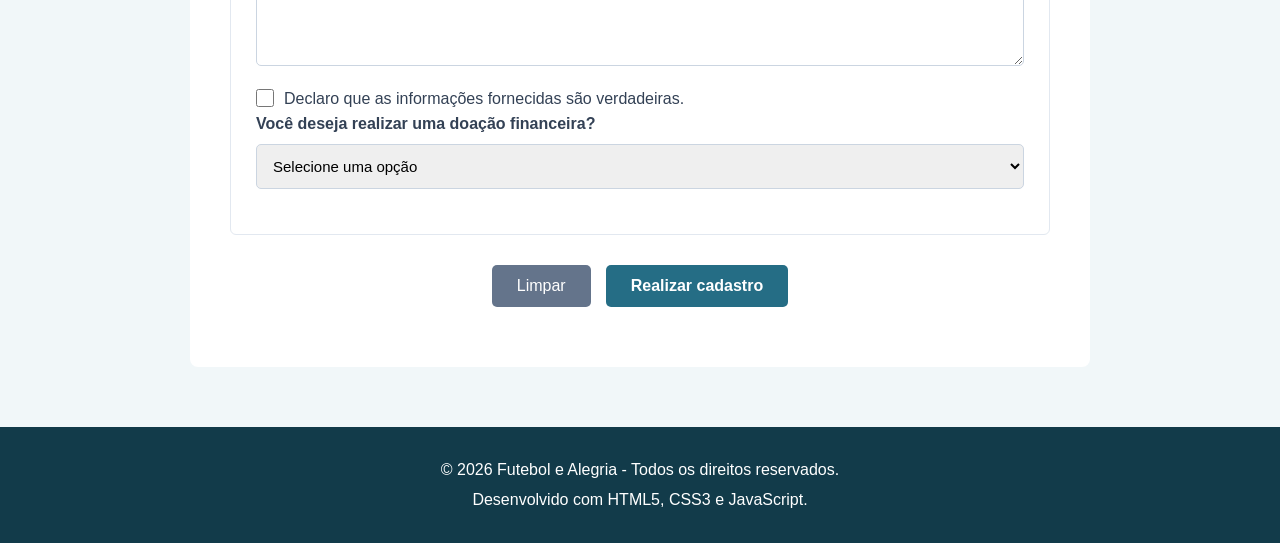
<file: cadastro.html>
<!DOCTYPE html>
<html lang="pt-BR">

<head>
    <meta charset="UTF-8">
    <meta name="viewport" content="width=device-width, initial-scale=1.0">

    <title>Projeto Futebol e Alegria | Cadastro</title>

    <link rel="stylesheet" href="css/style.css">
</head>

<body>

    <!-- CABEÇALHO -->

    <header class="cabecalho">
        <div class="logo">
            <img src="imagens/logo.png" alt="Logo da ONG">
            <span>Projeto Futebol e Alegria</span>
        </div>

        <nav>
            <ul>
                <li><a href="index.html">Início</a></li>
                <li><a href="index.html#sobre">Sobre nós</a></li>
                <li><a href="projetos.html">Projetos</a></li>
                <li><a href="cadastro.html">Cadastro</a></li>
            </ul>
        </nav>

    </header>

    <main>

        <!-- TÍTULO -->

        <section class="pagina-titulo pagina-cadastro">

            <div class="container">

                <h1>Cadastro</h1>

                <p>
                    Cadastre-se para fazer parte das ações e
                    projetos da nossa organização.
                </p>

            </div>

        </section>

        <!-- FORMULÁRIO -->

        <section class="cadastro">

            <div class="container">

                <div class="formulario-container">

                    <h2>Formulário de Cadastro</h2>

                    <p>
                        Preencha os campos abaixo com seus dados.
                        Os campos marcados com * são obrigatórios.
                    </p>

                    <form id="formCadastro">

                        <!-- DADOS PESSOAIS -->

                        <fieldset>

                            <legend>Dados pessoais</legend>

                            <div class="campo">

                                <label for="nome">
                                    Nome completo *
                                </label>

                                <input
                                    type="text"
                                    id="nome"
                                    name="nome"
                                    placeholder="Digite seu nome completo"
                                    minlength="3"
                                    maxlength="100"
                                    required
                                >

                            </div>

                            <div class="linha-formulario">

                                <div class="campo">

                                    <label for="email">
                                        E-mail *
                                    </label>

                                    <input
                                        type="email"
                                        id="email"
                                        name="email"
                                        placeholder="exemplo@email.com"
                                        required
                                    >

                                </div>

                                <div class="campo">

                                    <label for="cpf">
                                        CPF *
                                    </label>

                                    <input
                                        type="text"
                                        id="cpf"
                                        name="cpf"
                                        placeholder="000.000.000-00"
                                        maxlength="14"
                                        inputmode="numeric"
                                        required
                                    >

                                </div>

                            </div>

                            <div class="linha-formulario">

                                <div class="campo">

                                    <label for="telefone">
                                        Telefone *
                                    </label>

                                    <input
                                        type="tel"
                                        id="telefone"
                                        name="telefone"
                                        placeholder="(00) 00000-0000"
                                        maxlength="15"
                                        inputmode="numeric"
                                        required
                                    >

                                </div>

                                <div class="campo">

                                    <label for="nascimento">
                                        Data de nascimento *
                                    </label>

                                    <input
                                        type="date"
                                        id="nascimento"
                                        name="nascimento"
                                        required
                                    >

                                </div>

                            </div>

                        </fieldset>

                        <!-- ENDEREÇO -->

                        <fieldset>

                            <legend>Endereço</legend>

                            <div class="linha-formulario">

                                <div class="campo">

                                    <label for="cep">
                                        CEP *
                                    </label>

                                    <input
                                        type="text"
                                        id="cep"
                                        name="cep"
                                        placeholder="00000-000"
                                        maxlength="9"
                                        inputmode="numeric"
                                        required
                                    >

                                </div>

                                <div class="campo">

                                    <label for="cidade">
                                        Cidade *
                                    </label>

                                    <input
                                        type="text"
                                        id="cidade"
                                        name="cidade"
                                        placeholder="Digite sua cidade"
                                        required
                                    >

                                </div>

                            </div>

                            <div class="linha-formulario">

                                <div class="campo">

                                    <label for="endereco">
                                        Endereço *
                                    </label>

                                    <input
                                        type="text"
                                        id="endereco"
                                        name="endereco"
                                        placeholder="Rua, Avenida..."
                                        required
                                    >

                                </div>

                                <div class="campo">

                                    <label for="numero">
                                        Número *
                                    </label>

                                    <input
                                        type="number"
                                        id="numero"
                                        name="numero"
                                        placeholder="Número"
                                        min="1"
                                        required
                                    >

                                </div>

                            </div>

                            <div class="campo">

                                <label for="estado">
                                    Estado *
                                </label>

                                <select
                                    id="estado"
                                    name="estado"
                                    required
                                >

                                    <option value="">
                                        Selecione seu estado
                                    </option>

                                    <option value="AC">Acre</option>
                                    <option value="AL">Alagoas</option>
                                    <option value="AP">Amapá</option>
                                    <option value="AM">Amazonas</option>
                                    <option value="BA">Bahia</option>
                                    <option value="CE">Ceará</option>
                                    <option value="DF">Distrito Federal</option>
                                    <option value="ES">Espírito Santo</option>
                                    <option value="GO">Goiás</option>
                                    <option value="MA">Maranhão</option>
                                    <option value="MT">Mato Grosso</option>
                                    <option value="MS">Mato Grosso do Sul</option>
                                    <option value="MG">Minas Gerais</option>
                                    <option value="PA">Pará</option>
                                    <option value="PB">Paraíba</option>
                                    <option value="PR">Paraná</option>
                                    <option value="PE">Pernambuco</option>
                                    <option value="PI">Piauí</option>
                                    <option value="RJ">Rio de Janeiro</option>
                                    <option value="RN">Rio Grande do Norte</option>
                                    <option value="RS">Rio Grande do Sul</option>
                                    <option value="RO">Rondônia</option>
                                    <option value="RR">Roraima</option>
                                    <option value="SC">Santa Catarina</option>
                                    <option value="SP">São Paulo</option>
                                    <option value="SE">Sergipe</option>
                                    <option value="TO">Tocantins</option>

                                </select>

                            </div>

                        </fieldset>

                        <!-- PARTICIPAÇÃO -->

                        <fieldset>

                            <legend>Interesse em participar</legend>

                            <div class="campo">

                                <label for="interesse">
                                    Como você deseja participar?
                                </label>

                                <select
                                    id="interesse"
                                    name="interesse"
                                    required
                                >

                                    <option value="">
                                        Selecione uma opção
                                    </option>

                                    <option value="voluntario">
                                        Quero ser voluntário
                                    </option>

                                    <option value="doador">
                                        Quero ser doador
                                    </option>

                                    <option value="ambos">
                                        Voluntário e doador
                                    </option>

                                </select>

                            </div>

                            <div class="campo">

                                <label for="mensagem">
                                    Conte um pouco sobre como gostaria
                                    de ajudar
                                </label>

                                <textarea
                                    id="mensagem"
                                    name="mensagem"
                                    rows="5"
                                    maxlength="500"
                                    placeholder="Digite sua mensagem..."
                                ></textarea>

                            </div>

                            <div class="checkbox">

                                <input
                                    type="checkbox"
                                    id="termos"
                                    name="termos"
                                    required
                                >

                                <label for="termos">

                                    Declaro que as informações
                                    fornecidas são verdadeiras.

                                </label>

                            </div>

                            <div class="campo">

                                <label for="valorDoacao">
                                    Você deseja realizar uma doação financeira?
                                </label>

                                <select id="valorDoacao" name="valorDoacao">

                                    <option value="">
                                        Selecione uma opção
                                    </option>

                                    <option value="nao">
                                        Não desejo realizar uma doação
                                    </option>

                                    <option value="20">
                                        R$ 20,00
                                    </option>

                                    <option value="200">
                                        R$ 200,00
                                    </option>

                                    <option value="500">
                                        R$ 500,00
                                    </option>

                                    <option value="outro">
                                        Outro valor
                                    </option>

                                </select>

                            </div>

                        </fieldset>

                        <!-- BOTÕES -->

                        <div class="botoes-formulario">

                            <button
                                type="reset"
                                class="botao-secundario"
                            >
                                Limpar
                            </button>

                            <button
                                type="submit"
                                class="botao"
                            >
                                Realizar cadastro
                            </button>

                        </div>

                        <p
                            id="mensagemSucesso"
                            class="mensagem-sucesso"
                        ></p>

                    </form>

                    <!-- TELA DE PAGAMENTO -->

                    <div id="telaPagamento" class="tela-pagamento" style="display: none;">

                        <h2>Pagamento da Doação</h2>

                        <p>
                            Confira os dados da sua doação antes de continuar.
                        </p>

                        <div class="resumo-doacao">

                            <h3>Resumo da doação</h3>

                            <p>
                                <strong>Valor:</strong>
                                <span id="valorPagamento">R$ 0,00</span>
                            </p>

                        </div>

                        <div class="campo">

                            <label for="formaPagamento">
                                Forma de pagamento
                            </label>

                            <select id="formaPagamento">

                                <option value="">
                                Selecione uma forma de pagamento
                                </option>

                                <option value="pix">
                                    PIX
                                </option>

                                <option value="cartao">
                                    Cartão de Crédito
                                </option>

                            </select>

                        </div>

                        <!-- PAGAMENTO PIX -->

                        <div id="pagamentoPix" class="pagamento-opcao" style="display: none;">

                            <h3>Pagamento via PIX</h3>

                            <p>
                                Para esta demonstração, utilize a chave PIX abaixo:
                            </p>

                            <div class="pix-chave">
                                doacoes@futebolealegria.org.br.com
                            </div>

                            <p>
                                Após realizar o pagamento, clique em
                                <strong>Confirmar doação</strong>.
                            </p>

                        </div>

                        <!-- PAGAMENTO CARTÃO -->

                        <div id="pagamentoCartao" class="pagamento-opcao" style="display: none;">

                            <h3>Pagamento com cartão</h3>

                            <div class="campo">

                                <label for="numeroCartao">
                                    Número do cartão
                                </label>

                                <input
                                    type="text"
                                    id="numeroCartao"
                                    placeholder="0000 0000 0000 0000"
                                    maxlength="19"
                                >

                            </div>

                            <div class="linha-formulario">

                                <div class="campo">

                                    <label for="validadeCartao">
                                        Validade
                                    </label>

                                    <input
                                        type="text"
                                        id="validadeCartao"
                                        placeholder="MM/AA"
                                        maxlength="5"
                                    >
                                    
                                </div>

                                <div class="campo">

                                    <label for="cvvCartao">
                                        CVV
                                    </label>

                                    <input
                                        type="text"
                                        id="cvvCartao"
                                        placeholder="000"
                                        maxlength="3"
                                    >

                                </div>

                            </div>

                        </div>

                        <div class="botoes-formulario">

                            <button
                                type="button"
                                class="botao-secundario"
                                id="voltarCadastro"
                            >
                                Voltar
                            </button>

                            <button
                                type="button"
                                class="botao"
                                id="confirmarDoacao"
                            >
                                Confirmar doação
                            </button>

                        </div>

                </div>

                <!-- CONFIRMAÇÃO DA DOAÇÃO -->

                <div
                    id="doacaoConfirmada"
                    class="doacao-confirmada"
                    style="display: none;"
                >

                    <h2>Doação confirmada!</h2>

                    <p>
                        Agradecemos pela sua contribuição.
                    </p>

                    <p>
                        Sua contribuição ajudará a manter os projetos
                        e ações sociais da nossa organização.
                    </p>

                    <button
                        type="button"
                        class="botao"
                        onclick="location.reload()"
                    >
                        Voltar ao cadastro
                    </button>
                </div>

            </div>

        </div>

    </section>

</main>

    <!-- RODAPÉ -->

    <footer class="rodape">

        <p>
            © 2026 Futebol e Alegria - Todos os direitos reservados.
        </p>

        <p>
            Desenvolvido com HTML5, CSS3 e JavaScript.
        </p>

    </footer>



    <!-- JAVASCRIPT -->

    <script>

        const cpf = document.getElementById("cpf");

        const telefone = document.getElementById("telefone");

        const cep = document.getElementById("cep");



        /* MÁSCARA CPF */

        cpf.addEventListener("input", function () {

            let valor = cpf.value.replace(/\D/g, "");

            valor = valor.substring(0, 11);

            valor = valor.replace(
                /(\d{3})(\d)/,
                "$1.$2"
            );

            valor = valor.replace(
                /(\d{3})(\d)/,
                "$1.$2"
            );

            valor = valor.replace(
                /(\d{3})(\d{1,2})$/,
                "$1-$2"
            );

            cpf.value = valor;

        });

        /* MÁSCARA TELEFONE */

        telefone.addEventListener("input", function () {

            let valor = telefone.value.replace(/\D/g, "");

            valor = valor.substring(0, 11);

            if (valor.length <= 10) {

                valor = valor.replace(
                    /^(\d{2})(\d)/,
                    "($1) $2"
                );

                valor = valor.replace(
                    /(\d{4})(\d)/,
                    "$1-$2"
                );

            } else {

                valor = valor.replace(
                    /^(\d{2})(\d)/,
                    "($1) $2"
                );

                valor = valor.replace(
                    /(\d{5})(\d)/,
                    "$1-$2"
                );

            }

            telefone.value = valor;

        });

        /* MÁSCARA CEP */

        cep.addEventListener("input", function () {

            let valor = cep.value.replace(/\D/g, "");

            valor = valor.substring(0, 8);

            valor = valor.replace(
                /^(\d{5})(\d)/,
                "$1-$2"
            );

            cep.value = valor;

        });

        /* ENVIO DO FORMULÁRIO */

        const formulario =
            document.getElementById("formCadastro");

        const mensagem =
            document.getElementById("mensagemSucesso");

        const telaPagamento =
            document.getElementById("telaPagamento");
        
        const doacaoConfirmada =
            document.getElementById("doacaoConfirmada");

        const valorDoacao =
            document.getElementById("valorDoacao");

        const valorPagamento =
            document.getElementById("valorPagamento");

        const formaPagamento =
            document.getElementById("formaPagamento");

        const pagamentoPix =
            document.getElementById("pagamentoPix");

        const pagamentoCartao =
            document.getElementById("pagamentoCartao");

        const confirmarDoacao =
            document.getElementById("confirmarDoacao");

        const voltarCadastro =
            document.getElementById("voltarCadastro");

        /* ENVIO DO CADASTRO */

        formulario.addEventListener("submit", function (evento) {

            evento.preventDefault();

            const valor = valorDoacao.value;

            /* Se não quiser doar, finaliza apenas o cadastro */

            if (valor === "" || valor === "nao") {

                mensagem.textContent =
                    "Cadastro realizado com sucesso! Obrigado por fazer parte da nossa ONG.";

                formulario.reset();

                return;
            }

            /* Define o valor da doação */

            let valorFormatado;

            if (valor === "20") {

                valorFormatado = "R$ 20,00";

            } else if (valor === "200") {

                valorFormatado = "R$ 200,00";

            } else if (valor === "500") {

                valorFormatado = "R$ 500,00";

            } else {

                valorFormatado = "Outro valor";

            }

            /* Mostra o valor na tela de pagamento */

            valorPagamento.textContent = valorFormatado;

            formulario.style.display = "none";

            mensagem.textContent = "";

            telaPagamento.style.display = "block";
        
        });

        /* ESCOLHA DA FORMA DE PAGAMENTO */

        formaPagamento.addEventListener("change", function () {

            pagamentoPix.style.display = "none";

            pagamentoCartao.style.display = "none";

            if (formaPagamento.value === "pix") {

                pagamentoPix.style.display = "block";

            }

            if (formaPagamento.value === "cartao") {

                pagamentoCartao.style.display = "block";

            }
        
        });

        /* CONFIRMAR DOAÇÃO */

        confirmarDoacao.addEventListener("click", function () {

            if (formaPagamento.value === "") {

                alert("Selecione uma forma de pagamento.");

                return;

            }
            
            /* Validação do cartão */

            if (formaPagamento.value === "cartao") {

                const numero =
                    document.getElementById("numeroCartao").value;

                const validade =
                    document.getElementById("validadeCartao").value;

                const cvv =
                    document.getElementById("cvvCartao").value;

                if (
                    numero === "" ||
                    validade === "" ||
                    cvv === ""
                ) {

                    alert("Preencha todos os dados do cartão.");

                    return;
                }
            }

             /* Mostra confirmação */

             telaPagamento.style.display = "none";

             doacaoConfirmada.style.display = "block";

            });

            /* VOLTAR PARA O CADASTRO */

            voltarCadastro.addEventListener("click", function () {

                telaPagamento.style.display = "none";

                formulario.style.display = "block";

            });

    </script>

</body>

</html>
</file>
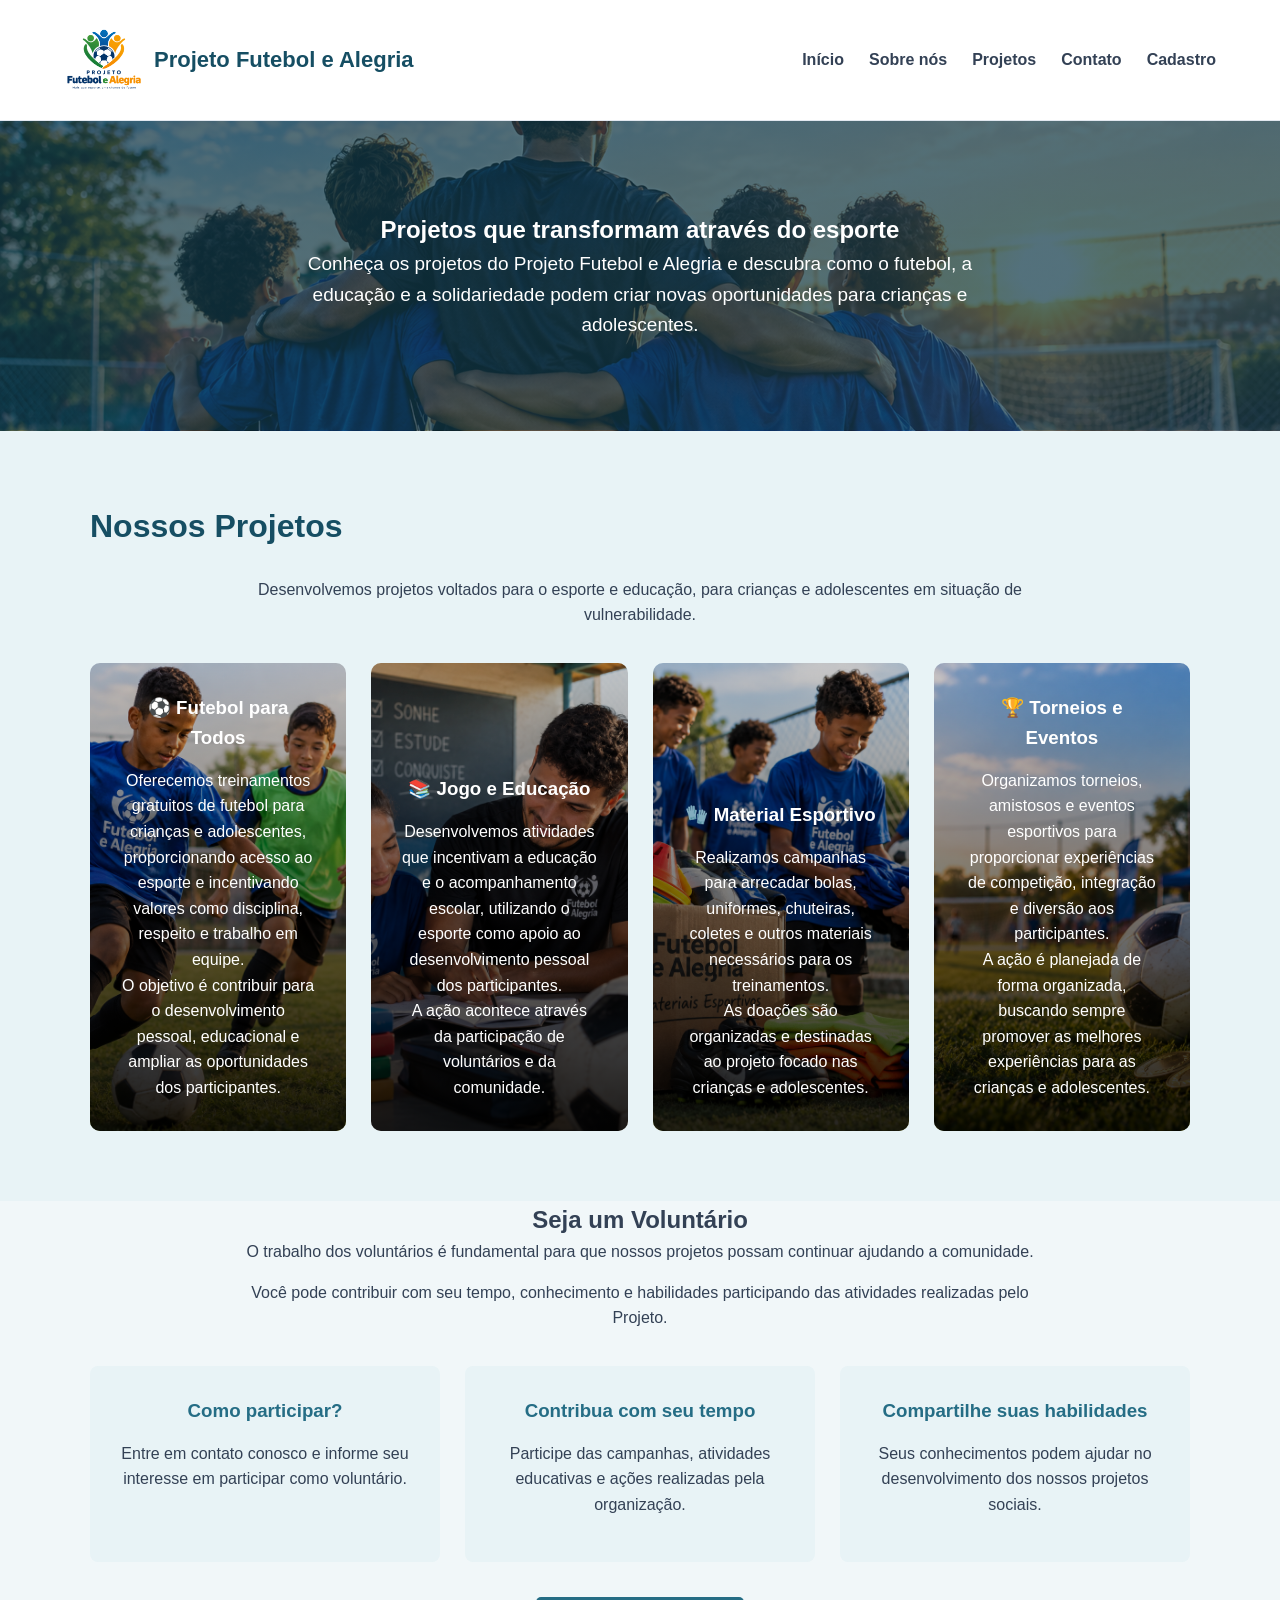
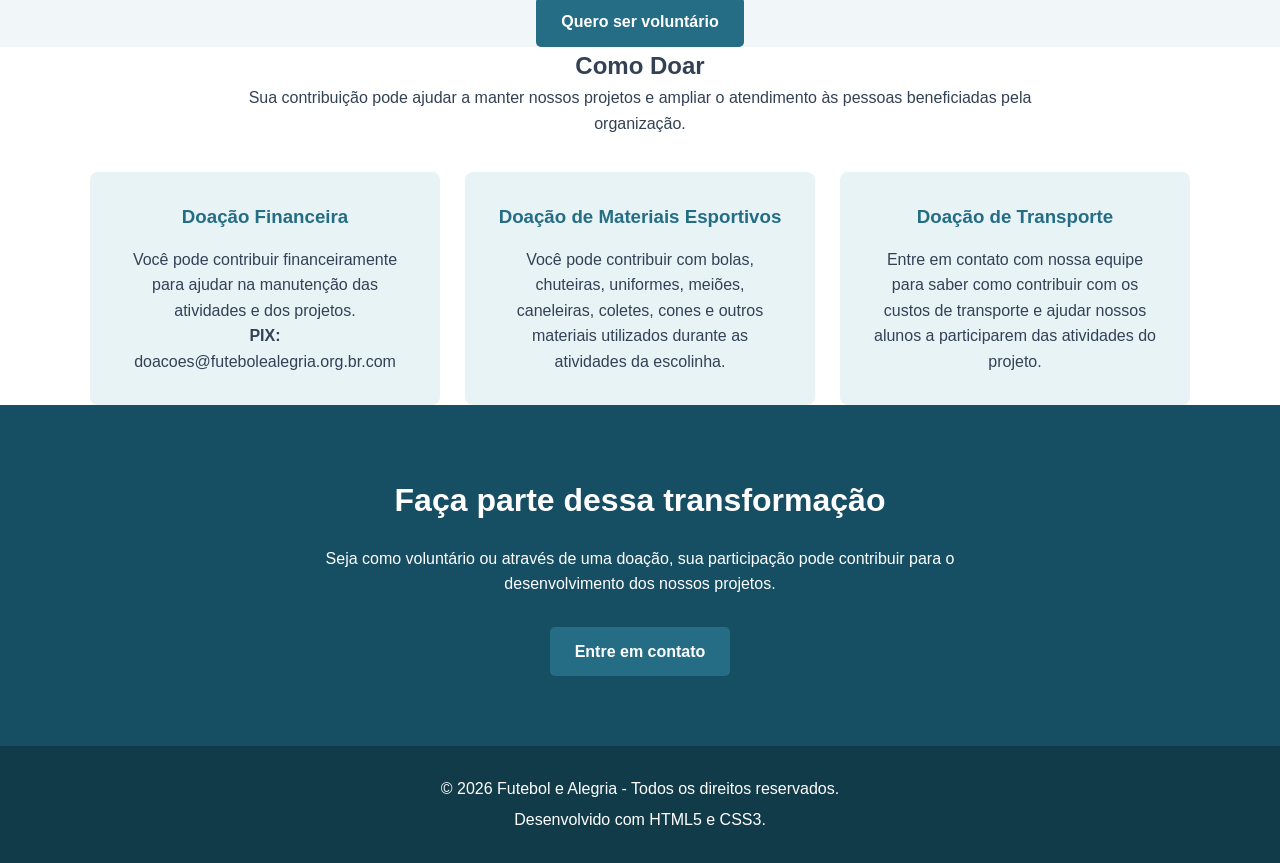
<file: projetos.html>
<!DOCTYPE html>
<html lang="pt-BR">

<head>
    <meta charset="UTF-8">
    <meta name="viewport" content="width=device-width, initial-scale=1.0">

    <title>Futebol e Alegria | Projetos Sociais</title>

    <link rel="stylesheet" href="css/style.css">
</head>

<body>

    <!-- CABEÇALHO -->
     
    <header class="cabecalho">
        <div class="logo">
            <img src="imagens/logo.png" alt="Logo da ONG">
            <span>Projeto Futebol e Alegria</span>
        </div>

        <nav>
            <ul>
                <li><a href="index.html">Início</a></li>
                <li><a href="index.html#sobre">Sobre nós</a></li>
                <li><a href="projetos.html">Projetos</a></li>
                <li><a href="index.html#contato">Contato</a></li>
                <li><a href="cadastro.html">Cadastro</a></li>
            </ul>
        </nav>

    </header>

    <main>

        <!-- APRESENTAÇÃO -->

        <section class="pagina-titulo">

            <div class="container">

                <h1>Projetos que transformam através do esporte</h1>

                <p>
                    Conheça os projetos do Projeto Futebol e Alegria e descubra como o futebol,
                    a educação e a solidariedade podem criar novas oportunidades para
                    crianças e adolescentes.
                </p>

            </div>

        </section>

        <!-- PROJETOS -->

        <section class="projetos">

            <div class="container">

                <h2>Nossos Projetos</h2>

                <p class="texto-centralizado">
                    Desenvolvemos projetos voltados para o esporte e educação,
                    para crianças e adolescentes em situação de
                    vulnerabilidade.
                </p>

                <div class="cards">

                    <!-- PROJETO 1 -->

                    <article class="card projeto-card card-futebol">

                        <h3>⚽ Futebol para Todos</h3>

                        <p>
                            Oferecemos treinamentos gratuitos de futebol para crianças e
                            adolescentes, proporcionando acesso ao esporte e incentivando
                            valores como disciplina, respeito e trabalho em equipe.
                        </p>

                        <p>
                            O objetivo é contribuir para o desenvolvimento
                            pessoal, educacional e ampliar as oportunidades dos
                            participantes.
                        </p>

                    </article>

                    <!-- PROJETO 2 -->

                    <article class="card projeto-card card-educacao">

                        <h3>📚 Jogo e Educação</h3>

                        <p>
                            Desenvolvemos atividades que incentivam a educação e o
                            acompanhamento escolar, utilizando o esporte como apoio ao
                            desenvolvimento pessoal dos participantes.
                        </p>

                        <p>
                            A ação acontece através da participação
                            de voluntários e da comunidade.
                        </p>

                    </article>

                    <!-- PROJETO 3 -->

                    <article class="card projeto-card card-material">

                        <h3>🧤 Material Esportivo</h3>

                        <p>
                            Realizamos campanhas para arrecadar bolas, uniformes, chuteiras,
                            coletes e outros materiais necessários para os treinamentos.
                        </p>

                        <p>
                            As doações são organizadas e destinadas
                            ao projeto focado nas crianças e adolescentes.
                        </p>

                    </article>

                    <!-- PROJETO 4 -->

                    <article class="card projeto-card card-torneios">

                        <h3>🏆 Torneios e Eventos</h3>
                        
                        <p>
                            Organizamos torneios, amistosos e eventos esportivos para
                            proporcionar experiências de competição, integração e diversão
                            aos participantes.
                        </p>

                        <p>
                            A ação é planejada de forma organizada, buscando
                            sempre promover as melhores experiências para
                            as crianças e adolescentes.
                        </p>
                    </article>

                </div>

            </div>

        </section>

        <!-- VOLUNTARIADO -->

        <section class="voluntariado">

            <div class="container">

                <h2>Seja um Voluntário</h2>

                <p>
                    O trabalho dos voluntários é fundamental para
                    que nossos projetos possam continuar ajudando
                    a comunidade.
                </p>

                <p>
                    Você pode contribuir com seu tempo, conhecimento
                    e habilidades participando das atividades
                    realizadas pelo Projeto.
                </p>

                <div class="cards">

                    <article class="card">

                        <h3>Como participar?</h3>

                        <p>
                            Entre em contato conosco e informe seu
                            interesse em participar como voluntário.
                        </p>

                    </article>

                    <article class="card">

                        <h3>Contribua com seu tempo</h3>

                        <p>
                            Participe das campanhas, atividades
                            educativas e ações realizadas pela
                            organização.
                        </p>

                    </article>

                    <article class="card">

                        <h3>Compartilhe suas habilidades</h3>

                        <p>
                            Seus conhecimentos podem ajudar no
                            desenvolvimento dos nossos projetos
                            sociais.
                        </p>

                    </article>

                </div>

                <a href="index.html#contato" class="botao">

                    Quero ser voluntário

                </a>

            </div>

        </section>

        <!-- DOAÇÕES -->

        <section class="doacoes">

            <div class="container">

                <h2>Como Doar</h2>

                <p>
                    Sua contribuição pode ajudar a manter nossos
                    projetos e ampliar o atendimento às pessoas
                    beneficiadas pela organização.
                </p>

                <div class="cards">

                    <!-- DOAÇÃO FINANCEIRA -->

                    <article class="card">

                        <h3>Doação Financeira</h3>

                        <p>
                            Você pode contribuir financeiramente
                            para ajudar na manutenção das atividades
                            e dos projetos.
                        </p>

                        <p>
                            <strong>PIX:</strong>
                            doacoes@futebolealegria.org.br.com
                        </p>

                    </article>

                    <!-- DOAÇÃO DE MATERIAIS ESPORTIVOS -->

                    <article class="card">

                        <h3>Doação de Materiais Esportivos</h3>

                        <p>
                            Você pode contribuir com bolas, chuteiras, uniformes, meiões,
                            caneleiras, coletes, cones e outros materiais utilizados durante
                            as atividades da escolinha.
                        </p>

                    </article>

                    <!-- DOAÇÃO DE TRANSPORTE -->

                    <article class="card">

                        <h3>Doação de Transporte</h3>

                        <p>
                            Entre em contato com nossa equipe para saber como contribuir com
                            os custos de transporte e ajudar nossos alunos a participarem
                            das atividades do projeto.
                        </p>

                    </article>

                </div>

            </div>

        </section>

        <!-- CHAMADA FINAL -->

        <section class="chamada">

            <div class="container">

                <h2>Faça parte dessa transformação</h2>

                <p>

                    Seja como voluntário ou através de uma doação,
                    sua participação pode contribuir para o
                    desenvolvimento dos nossos projetos.

                </p>

                <a href="index.html#contato" class="botao">

                    Entre em contato

                </a>

            </div>

        </section>

    </main>

    <!-- RODAPÉ -->

    <footer class="rodape">

        <p>

            © 2026 Futebol e Alegria - Todos os direitos reservados.

        </p>

        <p>

            Desenvolvido com HTML5 e CSS3.

        </p>

    </footer>

</body>

</html>
</file>
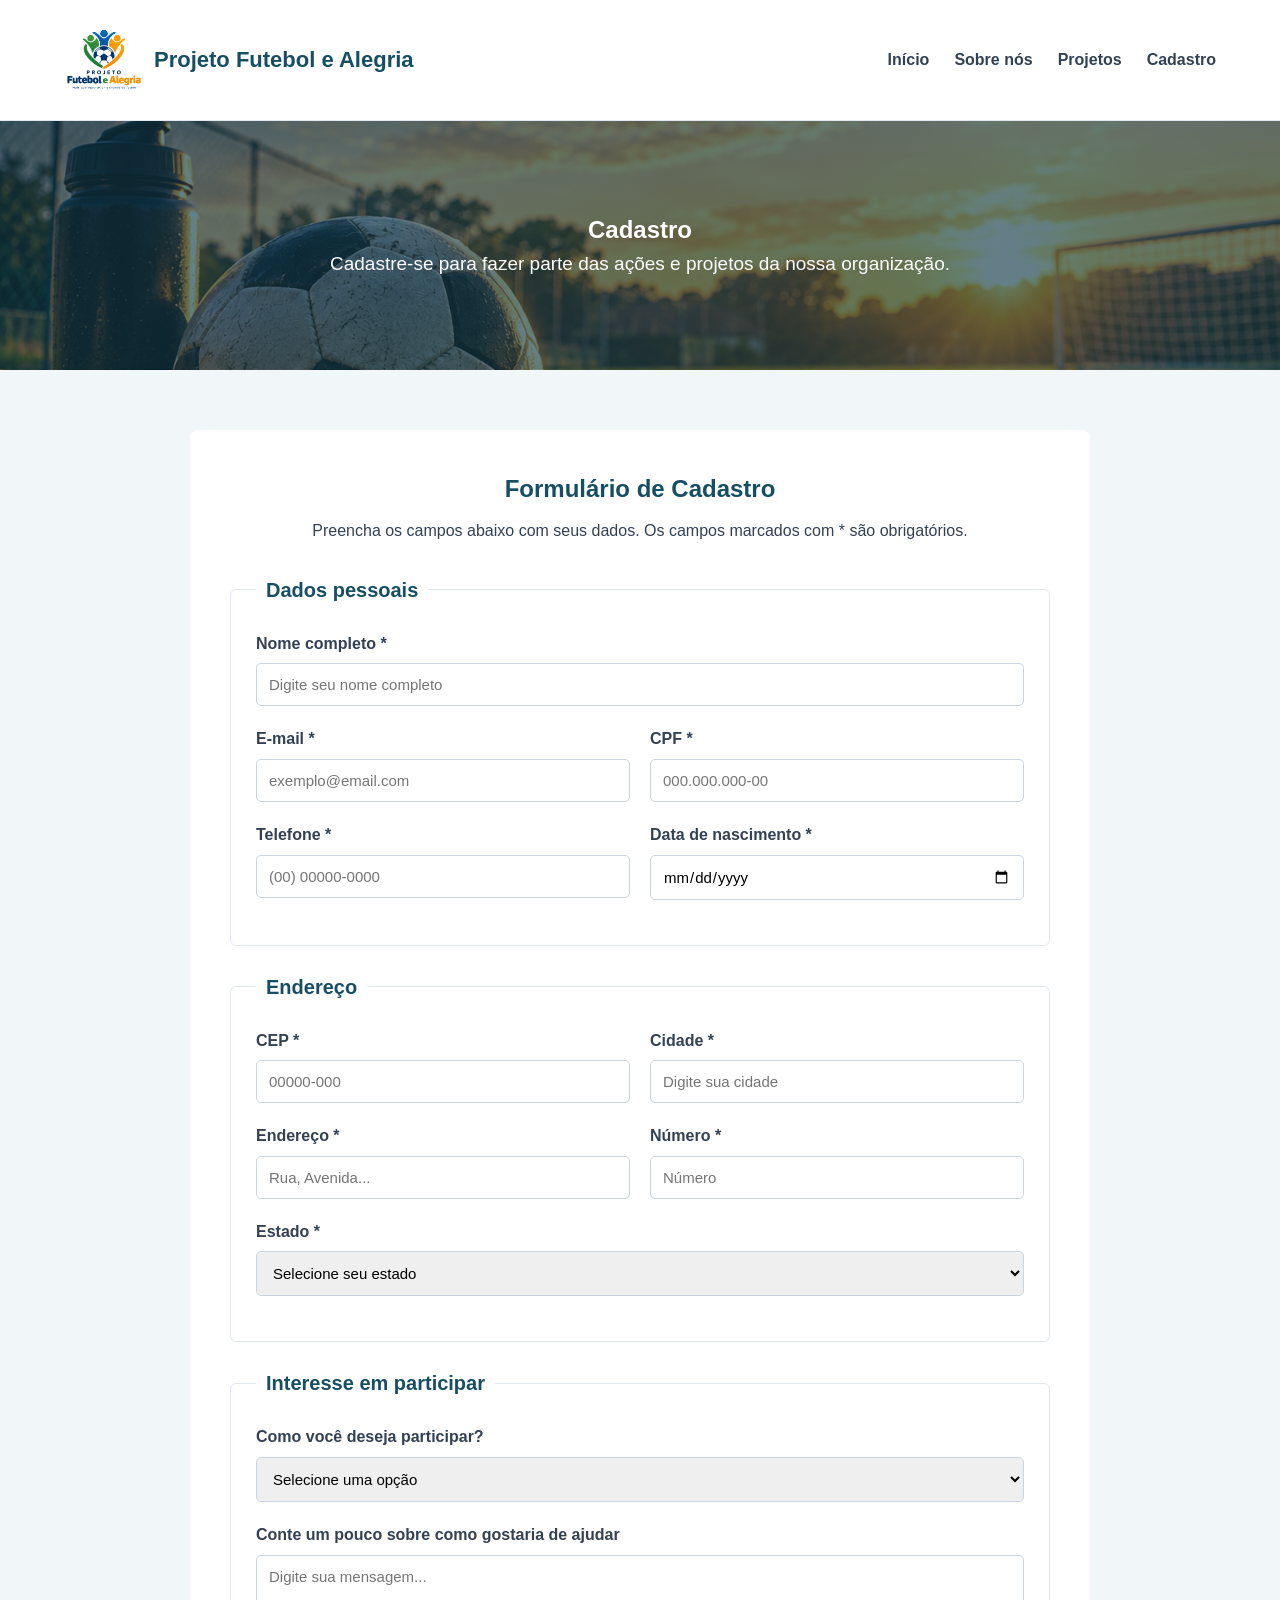
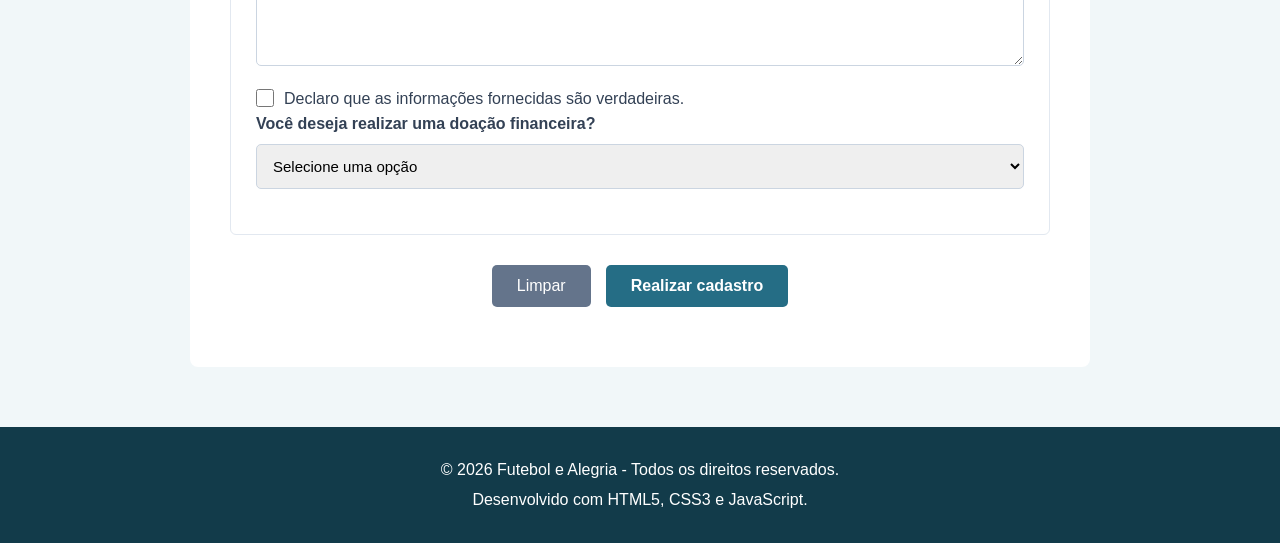
<file: ong/cadastro.html>
<!DOCTYPE html>
<html lang="pt-BR">

<head>
    <meta charset="UTF-8">
    <meta name="viewport" content="width=device-width, initial-scale=1.0">

    <title>Projeto Futebol e Alegria | Cadastro</title>

    <link rel="stylesheet" href="../css/style.css">
</head>

<body>

    <!-- CABEÇALHO -->

    <header class="cabecalho">
        <div class="logo">
            <img src="../imagens/logo.png" alt="Logo da ONG">
            <span>Projeto Futebol e Alegria</span>
        </div>

        <nav>
            <ul>
                <li><a href="index.html">Início</a></li>
                <li><a href="index.html#sobre">Sobre nós</a></li>
                <li><a href="projetos.html">Projetos</a></li>
                <li><a href="cadastro.html">Cadastro</a></li>
            </ul>
        </nav>

    </header>

    <main>

        <!-- TÍTULO -->

        <section class="pagina-titulo pagina-cadastro">

            <div class="container">

                <h1>Cadastro</h1>

                <p>
                    Cadastre-se para fazer parte das ações e
                    projetos da nossa organização.
                </p>

            </div>

        </section>

        <!-- FORMULÁRIO -->

        <section class="cadastro">

            <div class="container">

                <div class="formulario-container">

                    <h2>Formulário de Cadastro</h2>

                    <p>
                        Preencha os campos abaixo com seus dados.
                        Os campos marcados com * são obrigatórios.
                    </p>

                    <form id="formCadastro">

                        <!-- DADOS PESSOAIS -->

                        <fieldset>

                            <legend>Dados pessoais</legend>

                            <div class="campo">

                                <label for="nome">
                                    Nome completo *
                                </label>

                                <input
                                    type="text"
                                    id="nome"
                                    name="nome"
                                    placeholder="Digite seu nome completo"
                                    minlength="3"
                                    maxlength="100"
                                    required
                                >

                            </div>

                            <div class="linha-formulario">

                                <div class="campo">

                                    <label for="email">
                                        E-mail *
                                    </label>

                                    <input
                                        type="email"
                                        id="email"
                                        name="email"
                                        placeholder="exemplo@email.com"
                                        required
                                    >

                                </div>

                                <div class="campo">

                                    <label for="cpf">
                                        CPF *
                                    </label>

                                    <input
                                        type="text"
                                        id="cpf"
                                        name="cpf"
                                        placeholder="000.000.000-00"
                                        maxlength="14"
                                        inputmode="numeric"
                                        required
                                    >

                                </div>

                            </div>

                            <div class="linha-formulario">

                                <div class="campo">

                                    <label for="telefone">
                                        Telefone *
                                    </label>

                                    <input
                                        type="tel"
                                        id="telefone"
                                        name="telefone"
                                        placeholder="(00) 00000-0000"
                                        maxlength="15"
                                        inputmode="numeric"
                                        required
                                    >

                                </div>

                                <div class="campo">

                                    <label for="nascimento">
                                        Data de nascimento *
                                    </label>

                                    <input
                                        type="date"
                                        id="nascimento"
                                        name="nascimento"
                                        required
                                    >

                                </div>

                            </div>

                        </fieldset>

                        <!-- ENDEREÇO -->

                        <fieldset>

                            <legend>Endereço</legend>

                            <div class="linha-formulario">

                                <div class="campo">

                                    <label for="cep">
                                        CEP *
                                    </label>

                                    <input
                                        type="text"
                                        id="cep"
                                        name="cep"
                                        placeholder="00000-000"
                                        maxlength="9"
                                        inputmode="numeric"
                                        required
                                    >

                                </div>

                                <div class="campo">

                                    <label for="cidade">
                                        Cidade *
                                    </label>

                                    <input
                                        type="text"
                                        id="cidade"
                                        name="cidade"
                                        placeholder="Digite sua cidade"
                                        required
                                    >

                                </div>

                            </div>

                            <div class="linha-formulario">

                                <div class="campo">

                                    <label for="endereco">
                                        Endereço *
                                    </label>

                                    <input
                                        type="text"
                                        id="endereco"
                                        name="endereco"
                                        placeholder="Rua, Avenida..."
                                        required
                                    >

                                </div>

                                <div class="campo">

                                    <label for="numero">
                                        Número *
                                    </label>

                                    <input
                                        type="number"
                                        id="numero"
                                        name="numero"
                                        placeholder="Número"
                                        min="1"
                                        required
                                    >

                                </div>

                            </div>

                            <div class="campo">

                                <label for="estado">
                                    Estado *
                                </label>

                                <select
                                    id="estado"
                                    name="estado"
                                    required
                                >

                                    <option value="">
                                        Selecione seu estado
                                    </option>

                                    <option value="AC">Acre</option>
                                    <option value="AL">Alagoas</option>
                                    <option value="AP">Amapá</option>
                                    <option value="AM">Amazonas</option>
                                    <option value="BA">Bahia</option>
                                    <option value="CE">Ceará</option>
                                    <option value="DF">Distrito Federal</option>
                                    <option value="ES">Espírito Santo</option>
                                    <option value="GO">Goiás</option>
                                    <option value="MA">Maranhão</option>
                                    <option value="MT">Mato Grosso</option>
                                    <option value="MS">Mato Grosso do Sul</option>
                                    <option value="MG">Minas Gerais</option>
                                    <option value="PA">Pará</option>
                                    <option value="PB">Paraíba</option>
                                    <option value="PR">Paraná</option>
                                    <option value="PE">Pernambuco</option>
                                    <option value="PI">Piauí</option>
                                    <option value="RJ">Rio de Janeiro</option>
                                    <option value="RN">Rio Grande do Norte</option>
                                    <option value="RS">Rio Grande do Sul</option>
                                    <option value="RO">Rondônia</option>
                                    <option value="RR">Roraima</option>
                                    <option value="SC">Santa Catarina</option>
                                    <option value="SP">São Paulo</option>
                                    <option value="SE">Sergipe</option>
                                    <option value="TO">Tocantins</option>

                                </select>

                            </div>

                        </fieldset>

                        <!-- PARTICIPAÇÃO -->

                        <fieldset>

                            <legend>Interesse em participar</legend>

                            <div class="campo">

                                <label for="interesse">
                                    Como você deseja participar?
                                </label>

                                <select
                                    id="interesse"
                                    name="interesse"
                                    required
                                >

                                    <option value="">
                                        Selecione uma opção
                                    </option>

                                    <option value="voluntario">
                                        Quero ser voluntário
                                    </option>

                                    <option value="doador">
                                        Quero ser doador
                                    </option>

                                    <option value="ambos">
                                        Voluntário e doador
                                    </option>

                                </select>

                            </div>

                            <div class="campo">

                                <label for="mensagem">
                                    Conte um pouco sobre como gostaria
                                    de ajudar
                                </label>

                                <textarea
                                    id="mensagem"
                                    name="mensagem"
                                    rows="5"
                                    maxlength="500"
                                    placeholder="Digite sua mensagem..."
                                ></textarea>

                            </div>

                            <div class="checkbox">

                                <input
                                    type="checkbox"
                                    id="termos"
                                    name="termos"
                                    required
                                >

                                <label for="termos">

                                    Declaro que as informações
                                    fornecidas são verdadeiras.

                                </label>

                            </div>

                            <div class="campo">

                                <label for="valorDoacao">
                                    Você deseja realizar uma doação financeira?
                                </label>

                                <select id="valorDoacao" name="valorDoacao">

                                    <option value="">
                                        Selecione uma opção
                                    </option>

                                    <option value="nao">
                                        Não desejo realizar uma doação
                                    </option>

                                    <option value="20">
                                        R$ 20,00
                                    </option>

                                    <option value="200">
                                        R$ 200,00
                                    </option>

                                    <option value="500">
                                        R$ 500,00
                                    </option>

                                    <option value="outro">
                                        Outro valor
                                    </option>

                                </select>

                            </div>

                        </fieldset>

                        <!-- BOTÕES -->

                        <div class="botoes-formulario">

                            <button
                                type="reset"
                                class="botao-secundario"
                            >
                                Limpar
                            </button>

                            <button
                                type="submit"
                                class="botao"
                            >
                                Realizar cadastro
                            </button>

                        </div>

                        <p
                            id="mensagemSucesso"
                            class="mensagem-sucesso"
                        ></p>

                    </form>

                    <!-- TELA DE PAGAMENTO -->

                    <div id="telaPagamento" class="tela-pagamento" style="display: none;">

                        <h2>Pagamento da Doação</h2>

                        <p>
                            Confira os dados da sua doação antes de continuar.
                        </p>

                        <div class="resumo-doacao">

                            <h3>Resumo da doação</h3>

                            <p>
                                <strong>Valor:</strong>
                                <span id="valorPagamento">R$ 0,00</span>
                            </p>

                        </div>

                        <div class="campo">

                            <label for="formaPagamento">
                                Forma de pagamento
                            </label>

                            <select id="formaPagamento">

                                <option value="">
                                Selecione uma forma de pagamento
                                </option>

                                <option value="pix">
                                    PIX
                                </option>

                                <option value="cartao">
                                    Cartão de Crédito
                                </option>

                            </select>

                        </div>

                        <!-- PAGAMENTO PIX -->

                        <div id="pagamentoPix" class="pagamento-opcao" style="display: none;">

                            <h3>Pagamento via PIX</h3>

                            <p>
                                Para esta demonstração, utilize a chave PIX abaixo:
                            </p>

                            <div class="pix-chave">
                                doacoes@futebolealegria.org.br.com
                            </div>

                            <p>
                                Após realizar o pagamento, clique em
                                <strong>Confirmar doação</strong>.
                            </p>

                        </div>

                        <!-- PAGAMENTO CARTÃO -->

                        <div id="pagamentoCartao" class="pagamento-opcao" style="display: none;">

                            <h3>Pagamento com cartão</h3>

                            <div class="campo">

                                <label for="numeroCartao">
                                    Número do cartão
                                </label>

                                <input
                                    type="text"
                                    id="numeroCartao"
                                    placeholder="0000 0000 0000 0000"
                                    maxlength="19"
                                >

                            </div>

                            <div class="linha-formulario">

                                <div class="campo">

                                    <label for="validadeCartao">
                                        Validade
                                    </label>

                                    <input
                                        type="text"
                                        id="validadeCartao"
                                        placeholder="MM/AA"
                                        maxlength="5"
                                    >
                                    
                                </div>

                                <div class="campo">

                                    <label for="cvvCartao">
                                        CVV
                                    </label>

                                    <input
                                        type="text"
                                        id="cvvCartao"
                                        placeholder="000"
                                        maxlength="3"
                                    >

                                </div>

                            </div>

                        </div>

                        <div class="botoes-formulario">

                            <button
                                type="button"
                                class="botao-secundario"
                                id="voltarCadastro"
                            >
                                Voltar
                            </button>

                            <button
                                type="button"
                                class="botao"
                                id="confirmarDoacao"
                            >
                                Confirmar doação
                            </button>

                        </div>

                </div>

                <!-- CONFIRMAÇÃO DA DOAÇÃO -->

                <div
                    id="doacaoConfirmada"
                    class="doacao-confirmada"
                    style="display: none;"
                >

                    <h2>Doação confirmada!</h2>

                    <p>
                        Agradecemos pela sua contribuição.
                    </p>

                    <p>
                        Sua contribuição ajudará a manter os projetos
                        e ações sociais da nossa organização.
                    </p>

                    <button
                        type="button"
                        class="botao"
                        onclick="location.reload()"
                    >
                        Voltar ao cadastro
                    </button>
                </div>

            </div>

        </div>

    </section>

</main>

    <!-- RODAPÉ -->

    <footer class="rodape">

        <p>
            © 2026 Futebol e Alegria - Todos os direitos reservados.
        </p>

        <p>
            Desenvolvido com HTML5, CSS3 e JavaScript.
        </p>

    </footer>



    <!-- JAVASCRIPT -->

    <script>

        const cpf = document.getElementById("cpf");

        const telefone = document.getElementById("telefone");

        const cep = document.getElementById("cep");



        /* MÁSCARA CPF */

        cpf.addEventListener("input", function () {

            let valor = cpf.value.replace(/\D/g, "");

            valor = valor.substring(0, 11);

            valor = valor.replace(
                /(\d{3})(\d)/,
                "$1.$2"
            );

            valor = valor.replace(
                /(\d{3})(\d)/,
                "$1.$2"
            );

            valor = valor.replace(
                /(\d{3})(\d{1,2})$/,
                "$1-$2"
            );

            cpf.value = valor;

        });

        /* MÁSCARA TELEFONE */

        telefone.addEventListener("input", function () {

            let valor = telefone.value.replace(/\D/g, "");

            valor = valor.substring(0, 11);

            if (valor.length <= 10) {

                valor = valor.replace(
                    /^(\d{2})(\d)/,
                    "($1) $2"
                );

                valor = valor.replace(
                    /(\d{4})(\d)/,
                    "$1-$2"
                );

            } else {

                valor = valor.replace(
                    /^(\d{2})(\d)/,
                    "($1) $2"
                );

                valor = valor.replace(
                    /(\d{5})(\d)/,
                    "$1-$2"
                );

            }

            telefone.value = valor;

        });

        /* MÁSCARA CEP */

        cep.addEventListener("input", function () {

            let valor = cep.value.replace(/\D/g, "");

            valor = valor.substring(0, 8);

            valor = valor.replace(
                /^(\d{5})(\d)/,
                "$1-$2"
            );

            cep.value = valor;

        });

        /* ENVIO DO FORMULÁRIO */

        const formulario =
            document.getElementById("formCadastro");

        const mensagem =
            document.getElementById("mensagemSucesso");

        const telaPagamento =
            document.getElementById("telaPagamento");
        
        const doacaoConfirmada =
            document.getElementById("doacaoConfirmada");

        const valorDoacao =
            document.getElementById("valorDoacao");

        const valorPagamento =
            document.getElementById("valorPagamento");

        const formaPagamento =
            document.getElementById("formaPagamento");

        const pagamentoPix =
            document.getElementById("pagamentoPix");

        const pagamentoCartao =
            document.getElementById("pagamentoCartao");

        const confirmarDoacao =
            document.getElementById("confirmarDoacao");

        const voltarCadastro =
            document.getElementById("voltarCadastro");

        /* ENVIO DO CADASTRO */

        formulario.addEventListener("submit", function (evento) {

            evento.preventDefault();

            const valor = valorDoacao.value;

            /* Se não quiser doar, finaliza apenas o cadastro */

            if (valor === "" || valor === "nao") {

                mensagem.textContent =
                    "Cadastro realizado com sucesso! Obrigado por fazer parte da nossa ONG.";

                formulario.reset();

                return;
            }

            /* Define o valor da doação */

            let valorFormatado;

            if (valor === "20") {

                valorFormatado = "R$ 20,00";

            } else if (valor === "200") {

                valorFormatado = "R$ 200,00";

            } else if (valor === "500") {

                valorFormatado = "R$ 500,00";

            } else {

                valorFormatado = "Outro valor";

            }

            /* Mostra o valor na tela de pagamento */

            valorPagamento.textContent = valorFormatado;

            formulario.style.display = "none";

            mensagem.textContent = "";

            telaPagamento.style.display = "block";
        
        });

        /* ESCOLHA DA FORMA DE PAGAMENTO */

        formaPagamento.addEventListener("change", function () {

            pagamentoPix.style.display = "none";

            pagamentoCartao.style.display = "none";

            if (formaPagamento.value === "pix") {

                pagamentoPix.style.display = "block";

            }

            if (formaPagamento.value === "cartao") {

                pagamentoCartao.style.display = "block";

            }
        
        });

        /* CONFIRMAR DOAÇÃO */

        confirmarDoacao.addEventListener("click", function () {

            if (formaPagamento.value === "") {

                alert("Selecione uma forma de pagamento.");

                return;

            }
            
            /* Validação do cartão */

            if (formaPagamento.value === "cartao") {

                const numero =
                    document.getElementById("numeroCartao").value;

                const validade =
                    document.getElementById("validadeCartao").value;

                const cvv =
                    document.getElementById("cvvCartao").value;

                if (
                    numero === "" ||
                    validade === "" ||
                    cvv === ""
                ) {

                    alert("Preencha todos os dados do cartão.");

                    return;
                }
            }

             /* Mostra confirmação */

             telaPagamento.style.display = "none";

             doacaoConfirmada.style.display = "block";

            });

            /* VOLTAR PARA O CADASTRO */

            voltarCadastro.addEventListener("click", function () {

                telaPagamento.style.display = "none";

                formulario.style.display = "block";

            });

    </script>

</body>

</html>
</file>
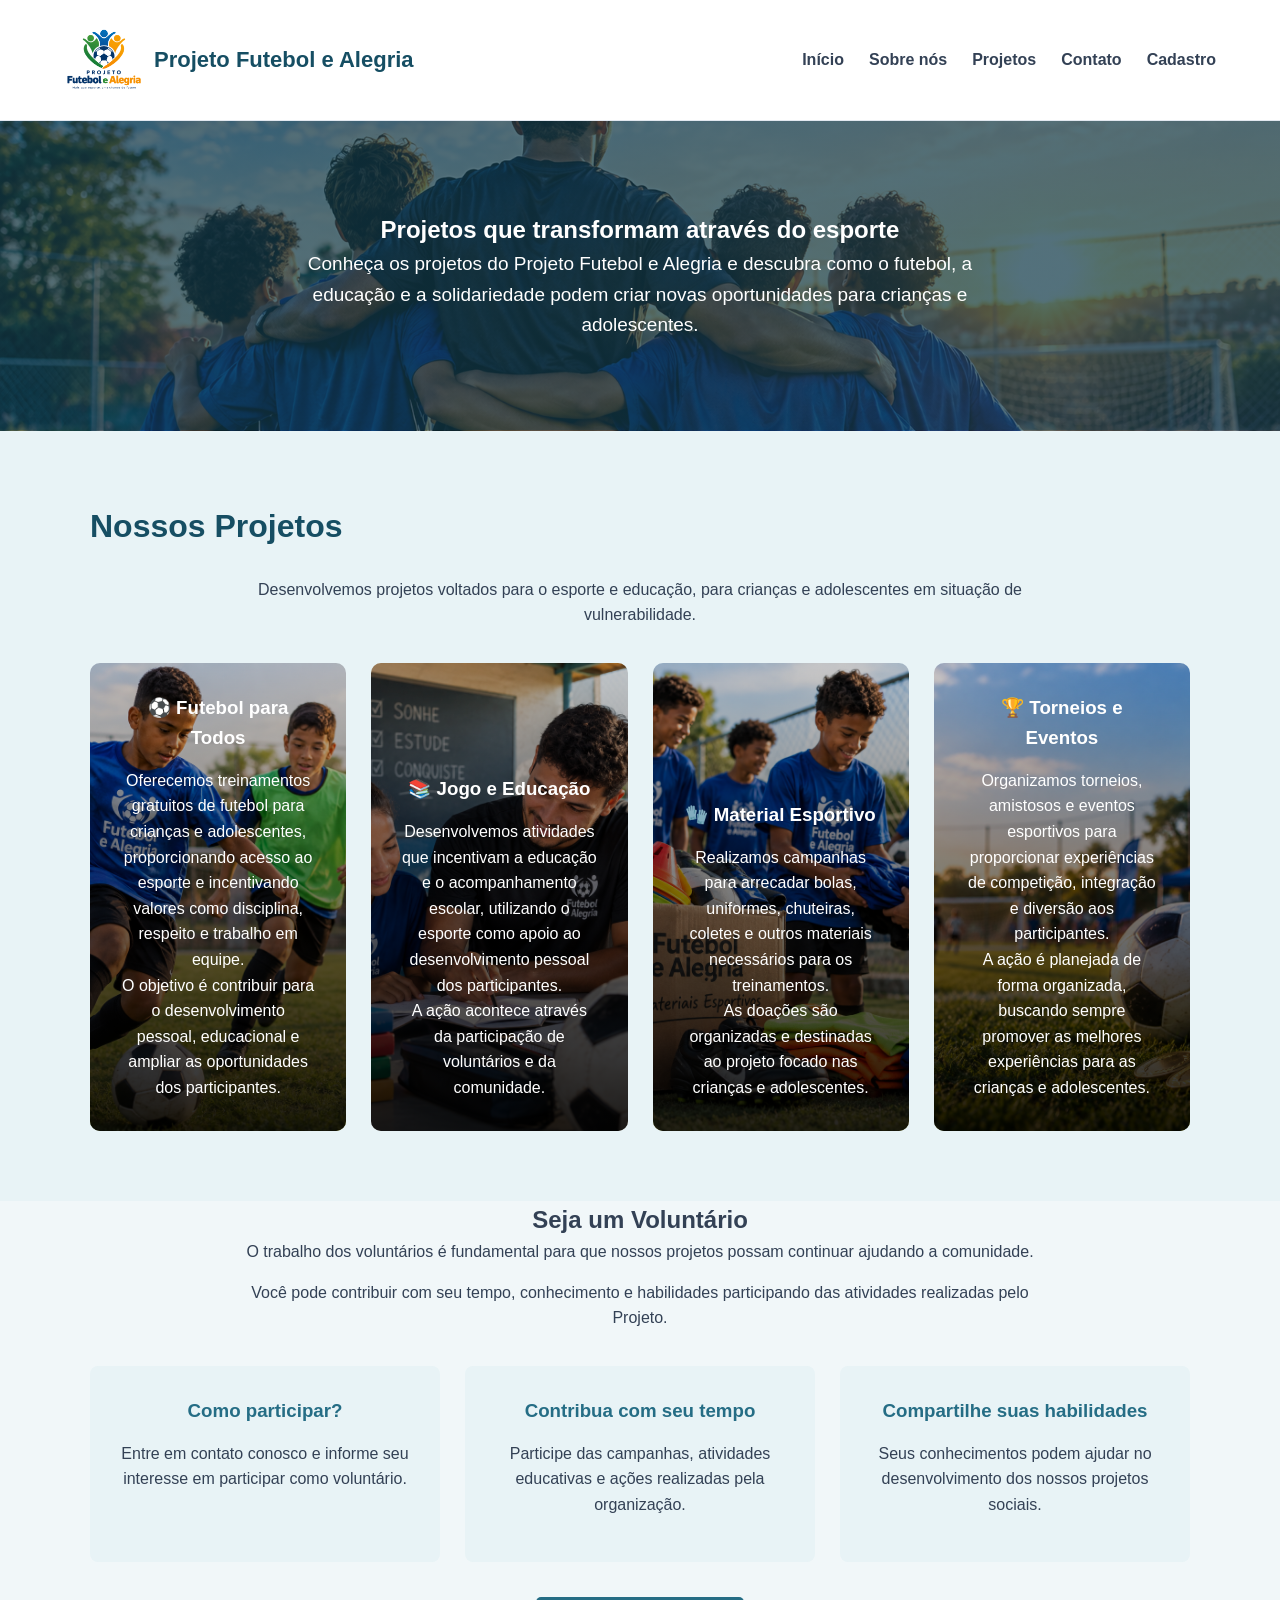
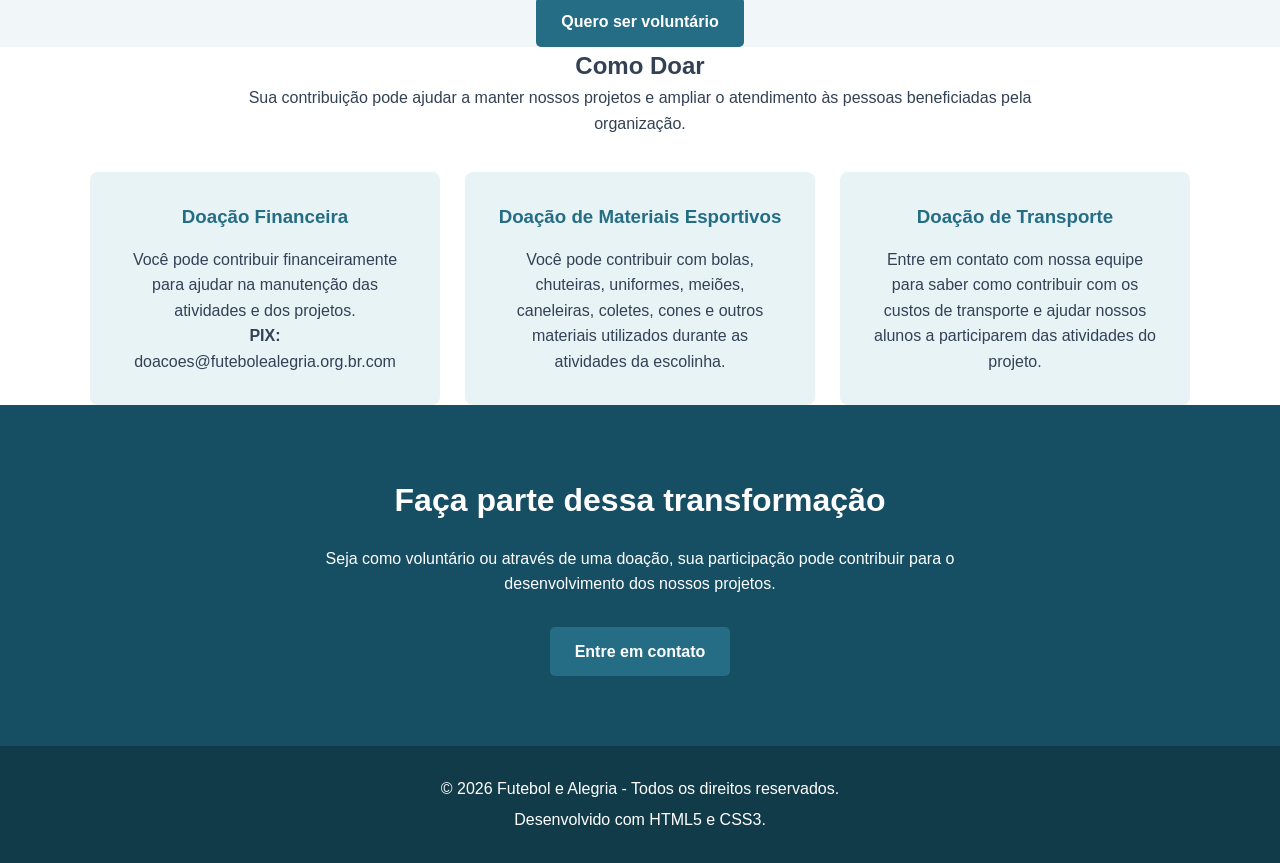
<file: ong/projetos.html>
<!DOCTYPE html>
<html lang="pt-BR">

<head>
    <meta charset="UTF-8">
    <meta name="viewport" content="width=device-width, initial-scale=1.0">

    <title>Futebol e Alegria | Projetos Sociais</title>

    <link rel="stylesheet" href="../css/style.css">
</head>

<body>

    <!-- CABEÇALHO -->
     
    <header class="cabecalho">
        <div class="logo">
            <img src="../imagens/logo.png" alt="Logo da ONG">
            <span>Projeto Futebol e Alegria</span>
        </div>

        <nav>
            <ul>
                <li><a href="index.html">Início</a></li>
                <li><a href="index.html#sobre">Sobre nós</a></li>
                <li><a href="projetos.html">Projetos</a></li>
                <li><a href="index.html#contato">Contato</a></li>
                <li><a href="cadastro.html">Cadastro</a></li>
            </ul>
        </nav>

    </header>

    <main>

        <!-- APRESENTAÇÃO -->

        <section class="pagina-titulo">

            <div class="container">

                <h1>Projetos que transformam através do esporte</h1>

                <p>
                    Conheça os projetos do Projeto Futebol e Alegria e descubra como o futebol,
                    a educação e a solidariedade podem criar novas oportunidades para
                    crianças e adolescentes.
                </p>

            </div>

        </section>

        <!-- PROJETOS -->

        <section class="projetos">

            <div class="container">

                <h2>Nossos Projetos</h2>

                <p class="texto-centralizado">
                    Desenvolvemos projetos voltados para o esporte e educação,
                    para crianças e adolescentes em situação de
                    vulnerabilidade.
                </p>

                <div class="cards">

                    <!-- PROJETO 1 -->

                    <article class="card projeto-card card-futebol">

                        <h3>⚽ Futebol para Todos</h3>

                        <p>
                            Oferecemos treinamentos gratuitos de futebol para crianças e
                            adolescentes, proporcionando acesso ao esporte e incentivando
                            valores como disciplina, respeito e trabalho em equipe.
                        </p>

                        <p>
                            O objetivo é contribuir para o desenvolvimento
                            pessoal, educacional e ampliar as oportunidades dos
                            participantes.
                        </p>

                    </article>

                    <!-- PROJETO 2 -->

                    <article class="card projeto-card card-educacao">

                        <h3>📚 Jogo e Educação</h3>

                        <p>
                            Desenvolvemos atividades que incentivam a educação e o
                            acompanhamento escolar, utilizando o esporte como apoio ao
                            desenvolvimento pessoal dos participantes.
                        </p>

                        <p>
                            A ação acontece através da participação
                            de voluntários e da comunidade.
                        </p>

                    </article>

                    <!-- PROJETO 3 -->

                    <article class="card projeto-card card-material">

                        <h3>🧤 Material Esportivo</h3>

                        <p>
                            Realizamos campanhas para arrecadar bolas, uniformes, chuteiras,
                            coletes e outros materiais necessários para os treinamentos.
                        </p>

                        <p>
                            As doações são organizadas e destinadas
                            ao projeto focado nas crianças e adolescentes.
                        </p>

                    </article>

                    <!-- PROJETO 4 -->

                    <article class="card projeto-card card-torneios">

                        <h3>🏆 Torneios e Eventos</h3>
                        
                        <p>
                            Organizamos torneios, amistosos e eventos esportivos para
                            proporcionar experiências de competição, integração e diversão
                            aos participantes.
                        </p>

                        <p>
                            A ação é planejada de forma organizada, buscando
                            sempre promover as melhores experiências para
                            as crianças e adolescentes.
                        </p>
                    </article>

                </div>

            </div>

        </section>

        <!-- VOLUNTARIADO -->

        <section class="voluntariado">

            <div class="container">

                <h2>Seja um Voluntário</h2>

                <p>
                    O trabalho dos voluntários é fundamental para
                    que nossos projetos possam continuar ajudando
                    a comunidade.
                </p>

                <p>
                    Você pode contribuir com seu tempo, conhecimento
                    e habilidades participando das atividades
                    realizadas pelo Projeto.
                </p>

                <div class="cards">

                    <article class="card">

                        <h3>Como participar?</h3>

                        <p>
                            Entre em contato conosco e informe seu
                            interesse em participar como voluntário.
                        </p>

                    </article>

                    <article class="card">

                        <h3>Contribua com seu tempo</h3>

                        <p>
                            Participe das campanhas, atividades
                            educativas e ações realizadas pela
                            organização.
                        </p>

                    </article>

                    <article class="card">

                        <h3>Compartilhe suas habilidades</h3>

                        <p>
                            Seus conhecimentos podem ajudar no
                            desenvolvimento dos nossos projetos
                            sociais.
                        </p>

                    </article>

                </div>

                <a href="index.html#contato" class="botao">

                    Quero ser voluntário

                </a>

            </div>

        </section>

        <!-- DOAÇÕES -->

        <section class="doacoes">

            <div class="container">

                <h2>Como Doar</h2>

                <p>
                    Sua contribuição pode ajudar a manter nossos
                    projetos e ampliar o atendimento às pessoas
                    beneficiadas pela organização.
                </p>

                <div class="cards">

                    <!-- DOAÇÃO FINANCEIRA -->

                    <article class="card">

                        <h3>Doação Financeira</h3>

                        <p>
                            Você pode contribuir financeiramente
                            para ajudar na manutenção das atividades
                            e dos projetos.
                        </p>

                        <p>
                            <strong>PIX:</strong>
                            doacoes@futebolealegria.org.br.com
                        </p>

                    </article>

                    <!-- DOAÇÃO DE MATERIAIS ESPORTIVOS -->

                    <article class="card">

                        <h3>Doação de Materiais Esportivos</h3>

                        <p>
                            Você pode contribuir com bolas, chuteiras, uniformes, meiões,
                            caneleiras, coletes, cones e outros materiais utilizados durante
                            as atividades da escolinha.
                        </p>

                    </article>

                    <!-- DOAÇÃO DE TRANSPORTE -->

                    <article class="card">

                        <h3>Doação de Transporte</h3>

                        <p>
                            Entre em contato com nossa equipe para saber como contribuir com
                            os custos de transporte e ajudar nossos alunos a participarem
                            das atividades do projeto.
                        </p>

                    </article>

                </div>

            </div>

        </section>

        <!-- CHAMADA FINAL -->

        <section class="chamada">

            <div class="container">

                <h2>Faça parte dessa transformação</h2>

                <p>

                    Seja como voluntário ou através de uma doação,
                    sua participação pode contribuir para o
                    desenvolvimento dos nossos projetos.

                </p>

                <a href="index.html#contato" class="botao">

                    Entre em contato

                </a>

            </div>

        </section>

    </main>

    <!-- RODAPÉ -->

    <footer class="rodape">

        <p>

            © 2026 Futebol e Alegria - Todos os direitos reservados.

        </p>

        <p>

            Desenvolvido com HTML5 e CSS3.

        </p>

    </footer>

</body>

</html>
</file>
<file: css/style.css>
/* CONFIGS GERAIS */

* {
    margin: 0;
    padding: 0;
    box-sizing: border-box;
}
html {
    scroll-behavior: smooth;
}

body {
    font-family: Arial, sans-serif;
    line-height: 1.6;
    color: #334155;
    background-color: #ffffff;
}

.container {
    width: 90%;
    max-width: 1100px;
    margin: 0 auto;
}

/* CABEÇALHO */

.cabecalho {
    background-color: #ffffff;
    display: flex;
    justify-content: space-between;
    align-items: center;
    padding: 20px 5%;
    border-bottom: 1px solid #e2e8f0;
}

.logo {
    display: flex;
    align-items: center;
    gap: 10px;
}

.logo img {
    width: 80px;
    height: 80px;
    object-fit: contain;
}

.logo span {
    font-size: 22px;
    font-weight: bold;
    color: #164e63;
}

/* MENU */

nav ul {
    list-style: none;
    display: flex;
    gap: 25px;
}

nav a {
    text-decoration: none;
    color: #334155;
    font-weight: bold;
}

nav a:hover {
    color: #256d85;
}

/* ÁREA PRINCIPAL */

.hero {
    min-height: 500px;
    display: flex;
    align-items: center;

    background: linear-gradient(
        rgba(18, 59, 74, 0.5),
        rgba(18, 59, 74, 0.5)
    ),
    url("../imagens/card-futebol.png");

    background-size: cover;
    background-position: center;
}

.hero-conteudo {
    width: 90%;
    max-width: 800px;
    margin: auto;
    color: white;
}

.hero h1 {
    font-size: 46px;
    margin-bottom: 20px;
}

.hero p {
    font-size: 20px;
    margin-bottom: 30px;
}

/* BOTÃO */

.botao {
    display: inline-block;
    background-color: #256d85;
    color: white;
    text-decoration: none;

    padding: 12px 25px;
    border-radius: 5px;

    font-weight: bold;
}

.botao:hover {
    background-color: #164e63;
}

/* SESSÕES */

.sobre,
.principios,
.projetos,
.contato {
    padding: 70px 0;
}

.sobre {
    text-align: center;
}

.sobre h2,
.principios h2,
.projetos h2,
.contato h2 {
    font-size: 32px;
    margin-bottom: 25px;
    color: #164e63;
}

.sobre p {
    max-width: 850px;
    margin: 0 auto 15px;
}

/* CARDS */

.cards {
    display: flex;
    gap: 25px;
    margin-top: 35px;
}

.card {
    flex: 1;
    background-color: #e8f3f6;
    padding: 30px;
    border-radius: 8px;
    text-align: center;
}

.card h3 {
    color: #256d85;
    margin-bottom: 15px;
}

/* PROJETOS */

.projetos {
    background-color: #e8f3f6;
}

/* CONTATO */

.contato {
    text-align: center;
}

.contato-info {
    display: grid;
    grid-template-columns: repeat(4, 1fr);
    gap: 20px;
    margin-top: 40px;
}

.contato-info div {
    padding: 25px;
    background-color: #e8f3f6;
    border-radius: 8px;
}

.contato-info h3 {
    color: #256d85;
    margin-bottom: 10px;
}

/* RODAPÉ */

.rodape {
    background-color: #123b4a;
    color: white;
    text-align: center;
    padding: 25px;
}

.rodape p {
    margin: 5px;
}

/* RESPONSIVIDADE */

@media (max-width: 768px) {

    .cabecalho {
        flex-direction: column;
        gap: 20px;
    }

    nav ul {
        flex-direction: column;
        text-align: center;
        gap: 10px;
    }

    .hero {
        min-height: 450px;
    }

    .hero h1 {
        font-size: 32px;
    }

    .hero p {
        font-size: 17px;
    }

    .cards {
        flex-direction: column;
    }

    .contato-info {
        grid-template-columns: 1fr;
    }
}

/* PÁGINA DE PROJETOS*/

/* TÍTULO DA PÁGINA */

.pagina-titulo {

    color: white;
    text-align: center;
    padding: 90px 20px;

    background:
        linear-gradient(
            rgba(18, 59, 74, 0.72),
            rgba(18, 59, 74, 0.72)
        ),
        url("../imagens/card-projetos.png");

    background-size: cover;
    background-position: center;
    background-repeat: no-repeat;
}

.pagina-titulo p {
    font-size: 19px;
    max-width: 700px;
    margin: auto;
}

/* BANNER DA PÁGINA DE CADASTRO */

.pagina-cadastro {
    background:
        linear-gradient(
            rgba(18, 59, 74, 0.65),
            rgba(18, 59, 74, 0.65)
        ),
        url("../imagens/card-cadastro.png");

    background-size: cover;
    background-position: center;
    background-repeat: no-repeat;
}

/* TEXTO CENTRALIZADO */

.texto-centralizado {
    text-align: center;
    max-width: 800px;
    margin: 0 auto 30px;
}

/* CARDS DOS PROJETOS */

.projeto-card {
    min-height: 260px;
    position: relative;
    overflow: hidden;

    background-size: cover;
    background-position: center;
    background-repeat: no-repeat;

    border-radius: 10px;

    display: flex;
    flex-direction: column;
    justify-content: flex-end;

    color: white;
}

/* CAMADA ESCURA SOBRE A IMAGEM */

.projeto-card::before {
    content: "";
    position: absolute;
    inset: 0;

    background: linear-gradient(
        to top,
        rgba(0, 0, 0, 0.85),
        rgba(0, 0, 0, 0.20)
    );

    z-index: 1;
}

/* TEXTO DO CARD */

.projeto-card h3,
.projeto-card p {
    position: relative;
    z-index: 2;

    color: white;
}

.projeto-card h3 {
    margin-bottom: 15px;
}


/* IMAGENS DOS PROJETOS */

.card-futebol {
    background-image: url("../imagens/card-futebol.jpg");
}

.card-educacao {
    background-image: url("../imagens/card-educacao.jpg");
}

.card-material {
    background-image: url("../imagens/card-material.jpg");
}

.card-torneios {
    background-image: url("../imagens/card-torneios.jpg");
}

/* VOLUNTARIADO */

.voluntariado {
    background-color: #f1f7f9;
    text-align: center;
}

.voluntariado p {
    max-width: 800px;
    margin: 0 auto 15px;
}

.voluntariado .botao {
    margin-top: 35px;
}

/* DOAÇÕES */

.doacoes {
    text-align: center;
}

.doacoes > .container > p {
    max-width: 800px;
    margin: 0 auto 30px;
}

/* CHAMADA FINAL */

.chamada {
    background-color: #164e63;
    color: white;
    text-align: center;
    padding: 70px 20px;
}

.chamada h2 {
    font-size: 32px;
    margin-bottom: 20px;
}

.chamada p {
    max-width: 700px;
    margin: 0 auto 30px;
}

/* RESPONSIVIDADE */

@media (max-width: 768px) {
    .pagina-titulo h1 {
        font-size: 32px;
    }

    .pagina-titulo p {
        font-size: 17px;
    }

    .projeto-card {
        min-height: auto;
    }
}

/* PÁGINA DE CADASTRO */

.cadastro {
    padding: 60px 0;
    background-color: #f1f7f9;
}

.formulario-container {
    max-width: 900px;
    margin: 0 auto;
    background-color: white;
    padding: 40px;
    border-radius: 8px;
}

.formulario-container h2 {
    color: #164e63;
    text-align: center;
    margin-bottom: 10px;
}

.formulario-container > p {
    text-align: center;
    margin-bottom: 30px;
}

/* FIELDSET */

fieldset {
    border: 1px solid #e2e8f0;
    border-radius: 6px;
    padding: 25px;
    margin-bottom: 25px;
}

legend {
    color: #164e63;
    font-size: 20px;
    font-weight: bold;
    padding: 0 10px;
}

/* CAMPOS */

.campo {
    display: flex;
    flex-direction: column;
    margin-bottom: 20px;
}

.campo label {
    font-weight: bold;
    margin-bottom: 7px;
}

.campo input,
.campo select,
.campo textarea {
    width: 100%;
    padding: 12px;
    border: 1px solid #cbd5e1;
    border-radius: 5px;
    font-family: Arial, sans-serif;
    font-size: 15px;
}

.campo input:focus,
.campo select:focus,
.campo textarea:focus {
    outline: none;
    border-color: #256d85;
}

/* DUAS COLUNAS */

.linha-formulario {
    display: grid;
    grid-template-columns: 1fr 1fr;
    gap: 20px;
}

/* CHECKBOX */

.checkbox {
    display: flex;
    align-items: center;
    gap: 10px;
    margin-top: 10px;
}

.checkbox input {
    width: 18px;
    height: 18px;
}

.checkbox label {
    cursor: pointer;
}

/* BOTÕES */

.botoes-formulario {
    display: flex;
    justify-content: center;
    gap: 15px;
    margin-top: 30px;
}

.botoes-formulario button {
    border: none;
    cursor: pointer;
    font-size: 16px;
}

/* BOTÃO SECUNDÁRIO */

.botao-secundario {
    background-color: #64748b;
    color: white;
    padding: 12px 25px;
    border-radius: 5px;
}

.botao-secundario:hover {
    background-color: #475569;
}

/* MENSAGEM */

.mensagem-sucesso {
    color: #4f8a70;
    font-weight: bold;
    text-align: center;
    margin-top: 20px;
}

/* RESPONSIVIDADE */

@media (max-width: 768px) {

    .formulario-container {
        padding: 25px;
    }

    .linha-formulario {
        grid-template-columns: 1fr;
        gap: 0;
    }

    .botoes-formulario {
        flex-direction: column;
    }

    .botoes-formulario button {
        width: 100%;
    }

}

/* HISTÓRIA DA ONG */

.historia,
.conquistas,
.equipe,
.transparencia,
.noticias,
.newsletter,
.imprensa {
    padding: 60px 0;
}

.historia {
    background-color: #e8f3f6;
}

.linha-do-tempo {
    display: flex;
    gap: 20px;
    margin-top: 30px;
    flex-wrap: wrap;
}

.evento {
    flex: 1;
    min-width: 200px;
    padding: 20px;
    background-color: white;
    border-radius: 10px;
    box-shadow: 0 2px 8px rgba(18, 59, 74, 0.08);
}

.evento h3 {
    margin-bottom: 10px;
}

/* NEWSLETTER */

.newsletter {
    text-align: center;
    background-color: #e8f3f6;
}

.newsletter form {
    display: flex;
    justify-content: center;
    gap: 10px;
    margin-top: 20px;
    flex-wrap: wrap;
}

.newsletter input {
    padding: 12px;
    width: 300px;
    border: 1px solid #cbd5e1;
    border-radius: 5px;
}

/* DOCUMENTOS */

.documentos-publicos {
    display: flex;
    gap: 20px;
    flex-wrap: wrap;
}

.documentos-publicos .card {
    flex: 1;
}

/* RESPONSIVIDADE */

@media (max-width: 768px) {

    .linha-do-tempo {
        flex-direction: column;
    }

    .newsletter form {
        flex-direction: column;
        align-items: center;
    }

    .newsletter input {
        width: 90%;
    }

}
</file>
